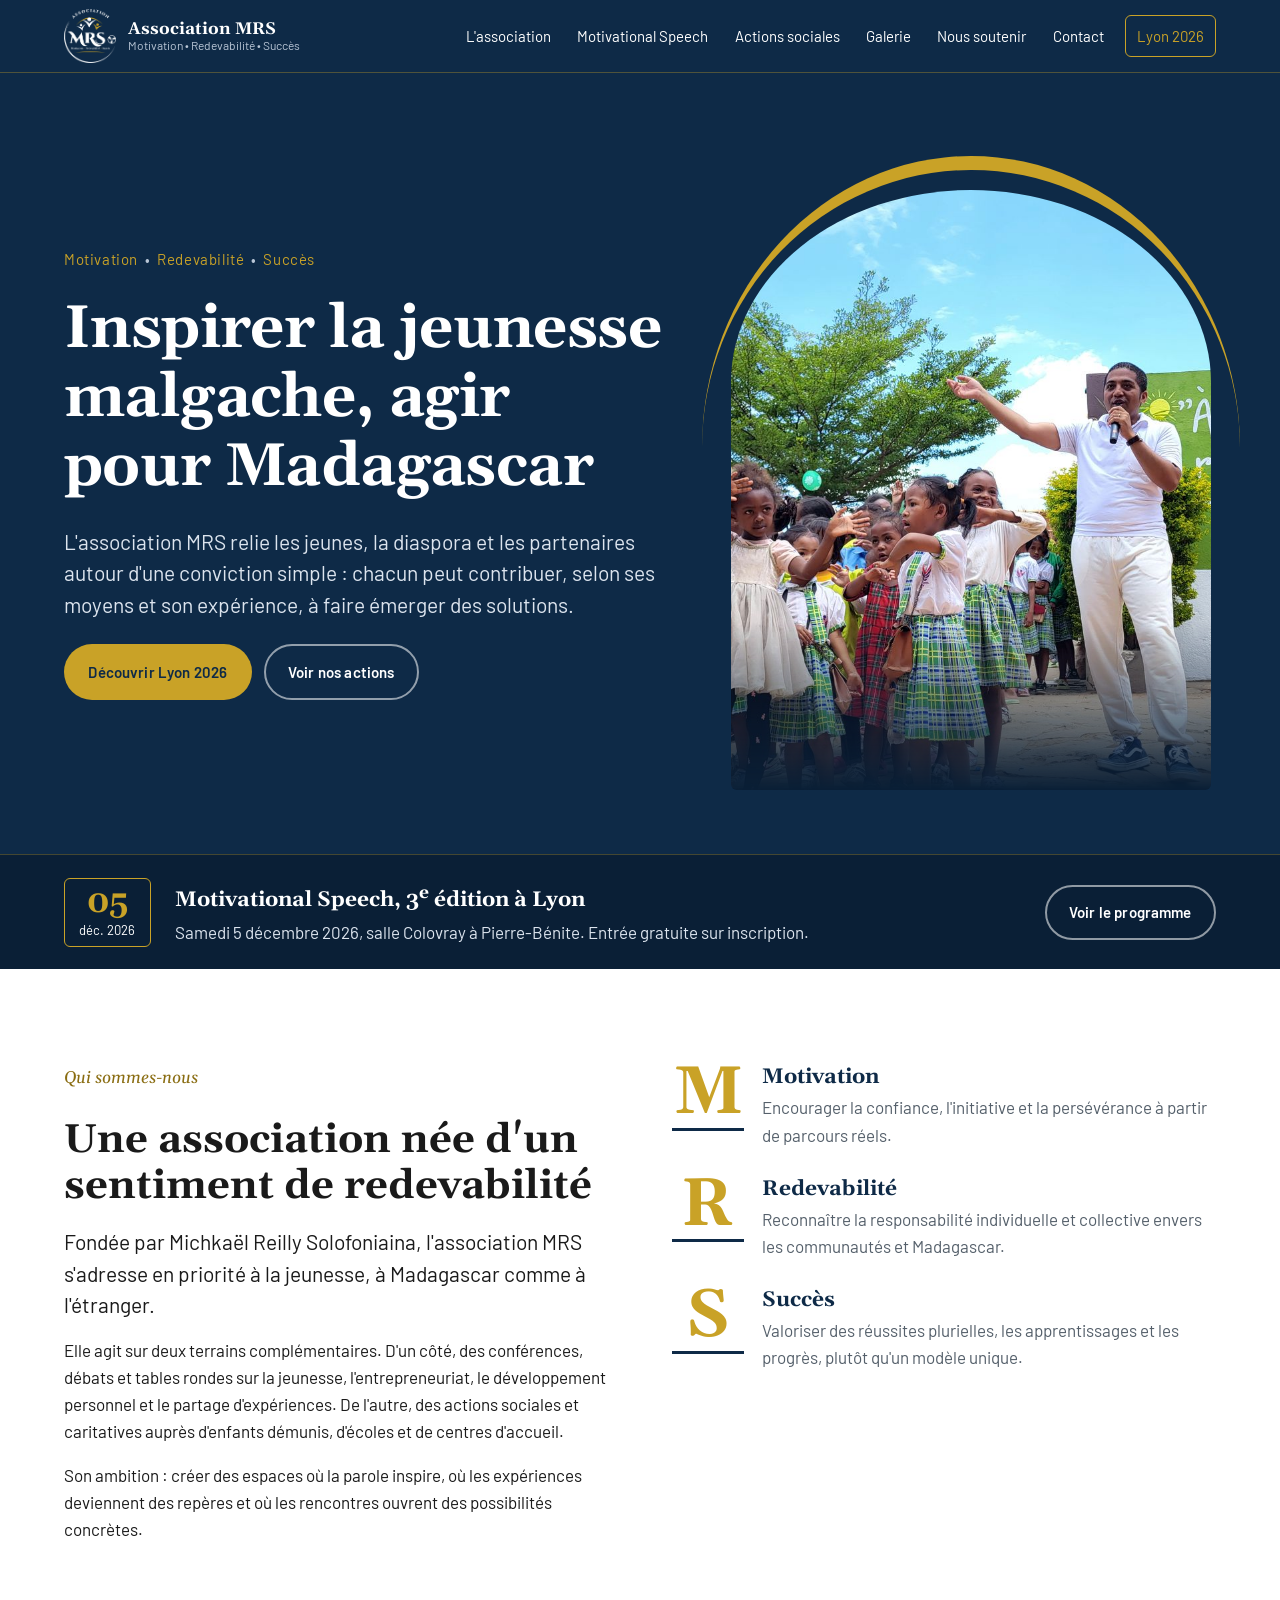
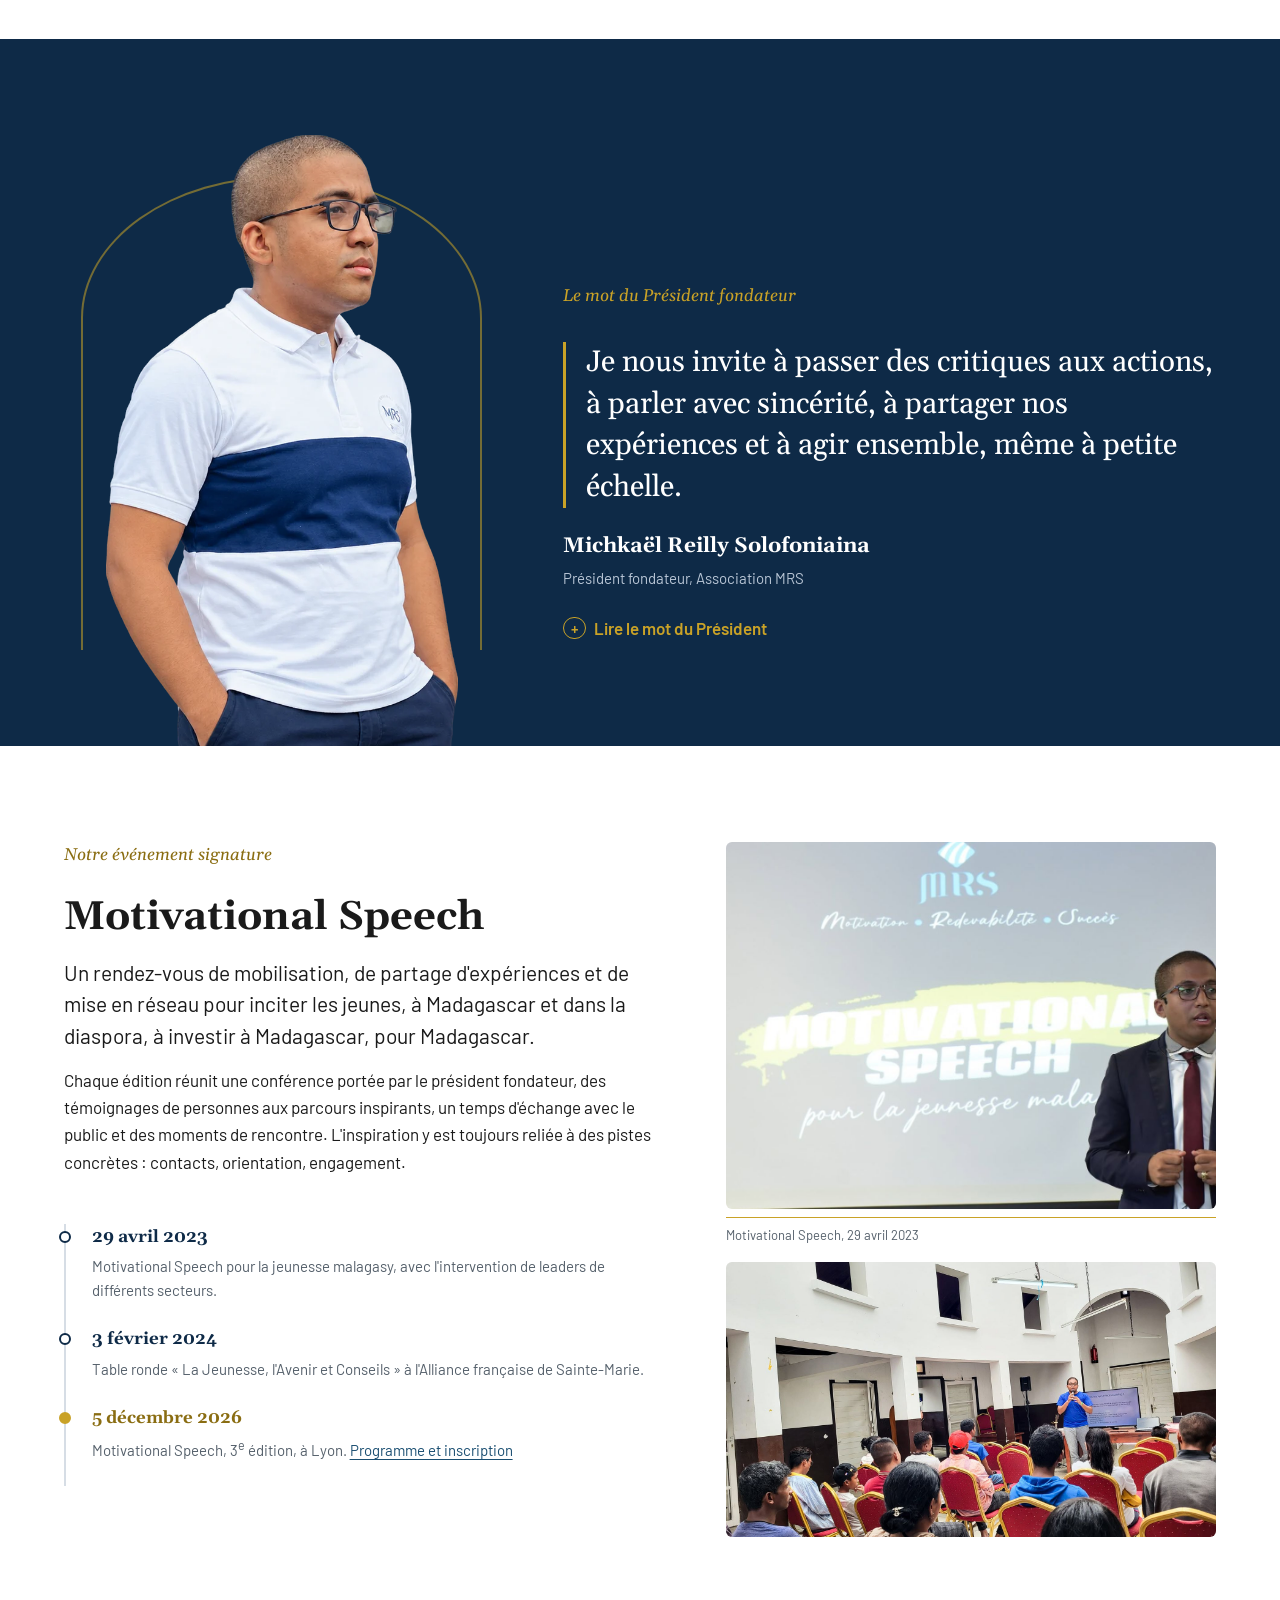
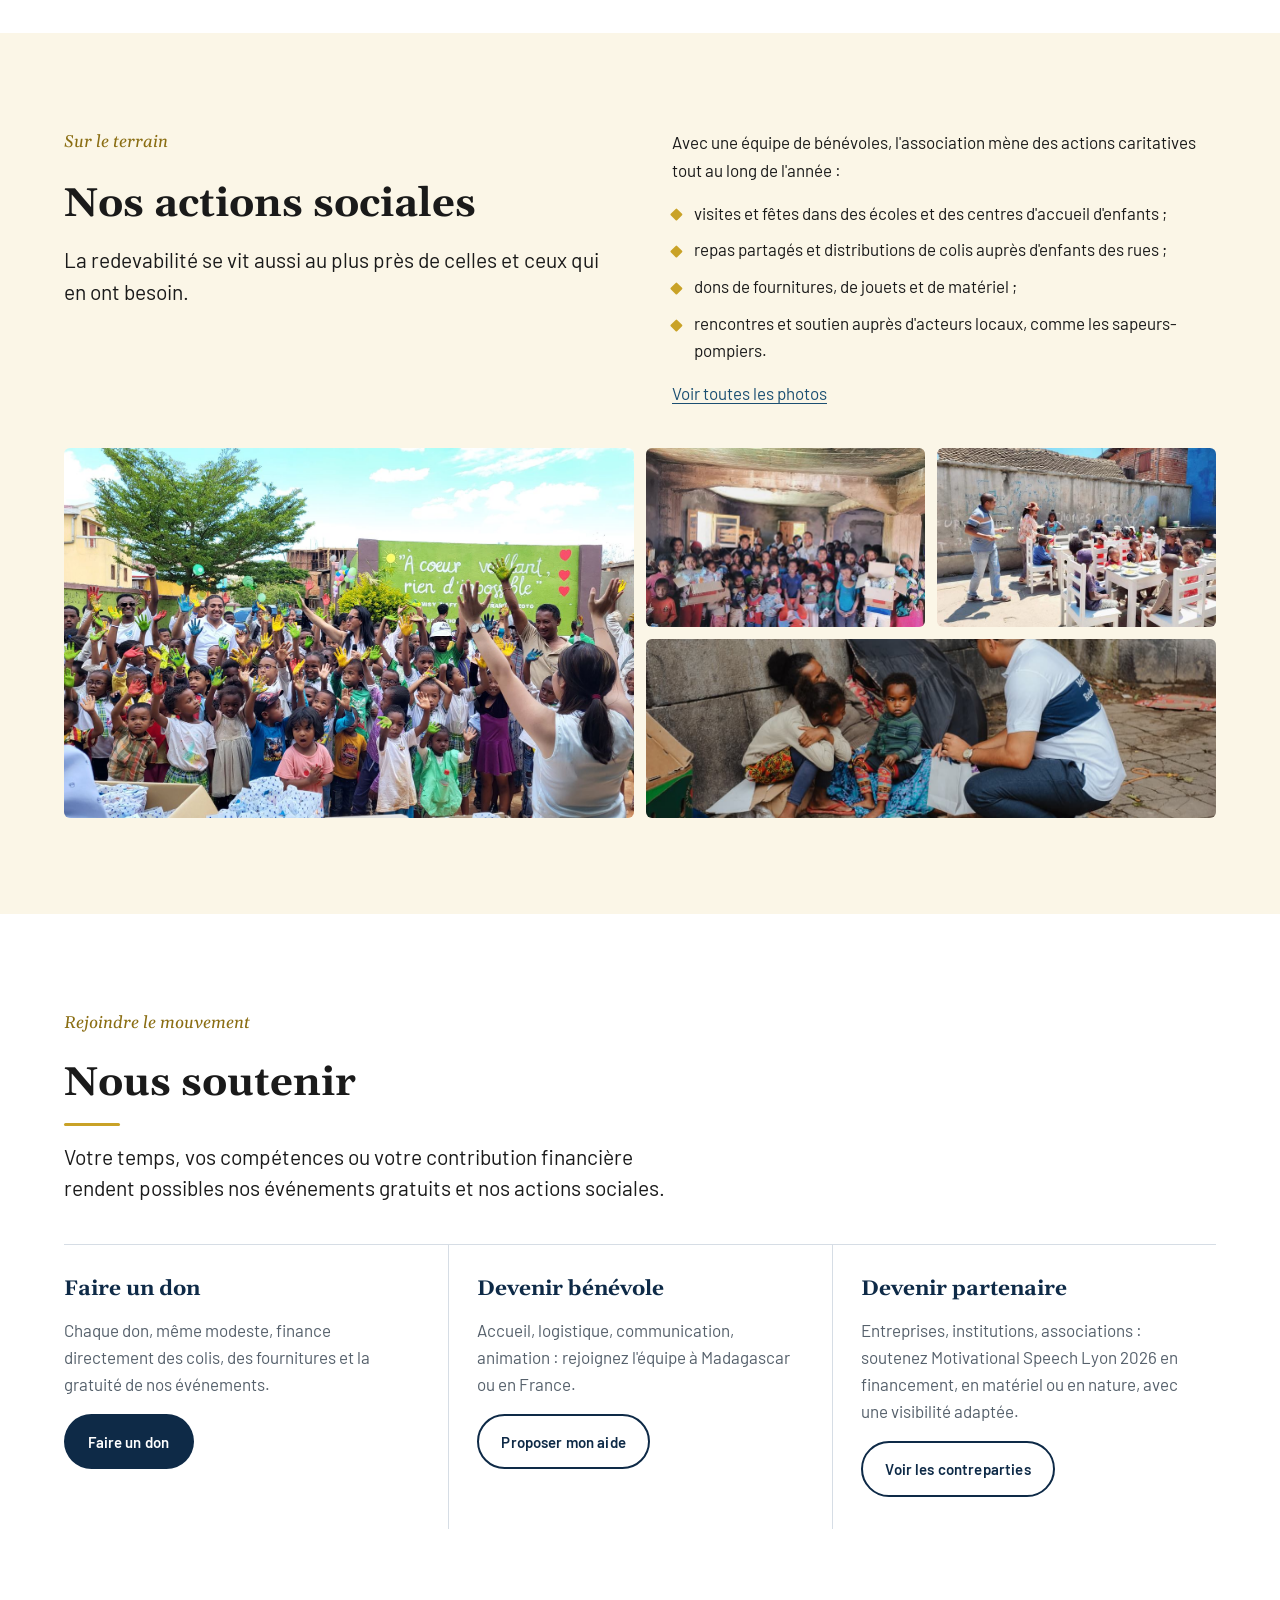
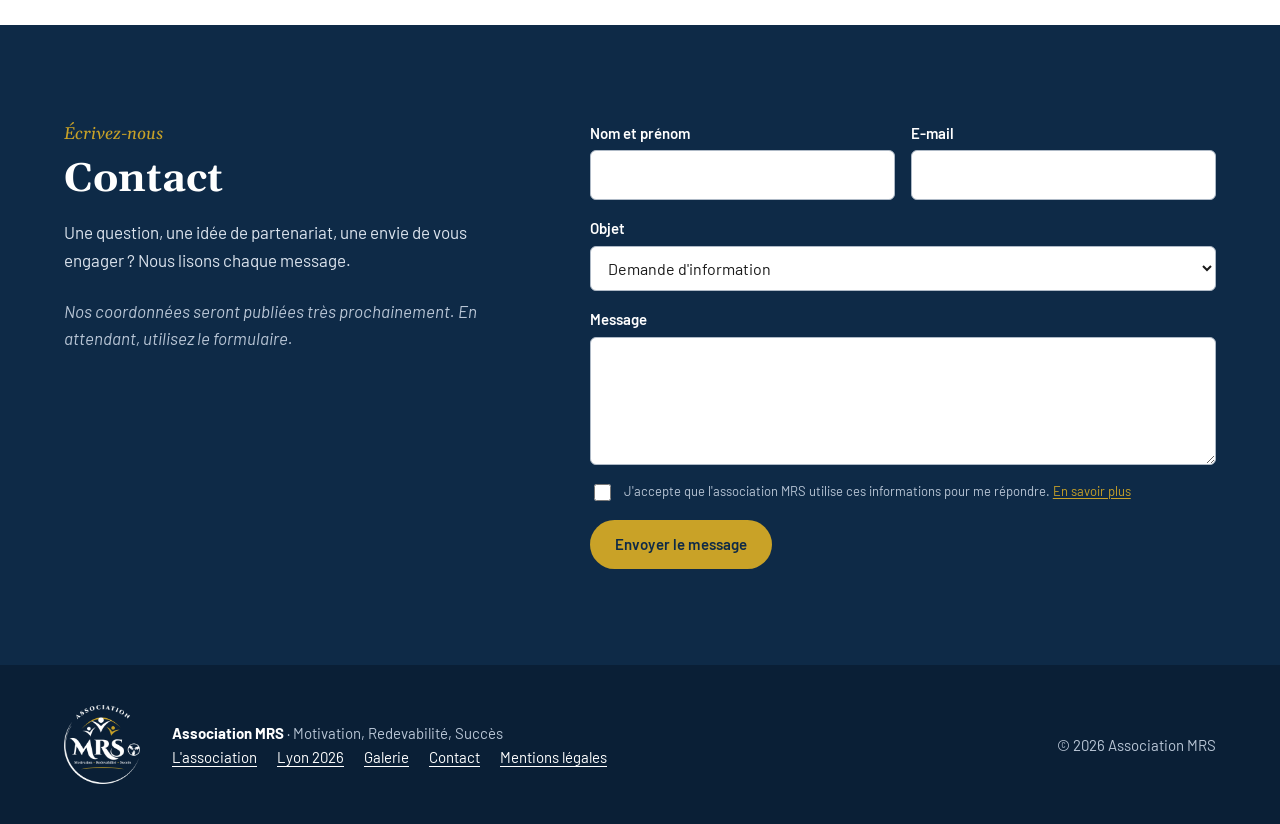
<file: index.html>
<!doctype html>
<html lang="fr">
<head>
<meta charset="utf-8">
<meta name="viewport" content="width=device-width, initial-scale=1, viewport-fit=cover">
<title>Association MRS</title>
<meta name="claude:viewport-fit-sides" content="cover">
<meta name="description" content="Association MRS (Motivation, Redevabilité, Succès) : conférences Motivational Speech et actions sociales pour la jeunesse malgache, à Madagascar et dans la diaspora.">
<meta property="og:title" content="Association MRS">
<meta property="og:description" content="Association MRS (Motivation, Redevabilité, Succès) : conférences Motivational Speech et actions sociales pour la jeunesse malgache, à Madagascar et dans la diaspora.">
<meta property="og:type" content="website">
<meta property="og:image" content="images/photos/discours-enfants-fresque.jpg">
<meta name="theme-color" content="#0E2A47">
<link rel="icon" href="images/favicon.png" type="image/png">
<link rel="apple-touch-icon" href="images/apple-touch-icon.png">
<link rel="preconnect" href="https://fonts.googleapis.com">
<link rel="preconnect" href="https://fonts.gstatic.com" crossorigin>
<link rel="stylesheet" href="https://fonts.googleapis.com/css2?family=Barlow:wght@400;500;600&family=Gelasio:ital,wght@0,400;0,700;1,400&display=swap">
<link rel="stylesheet" href="assets/css/style.css">
</head>
<body>
<a class="lien-evitement" href="#contenu">Aller au contenu</a>
<header class="entete">
  <div class="wrap">
    <a class="marque" href="index.html">
      <img src="images/logo-blanc.png" alt="" width="52" height="53">
      <span>Association MRS<small>Motivation • Redevabilité • Succès</small></span>
    </a>
    <button class="bouton-menu" type="button" aria-expanded="false" aria-controls="nav-principale">Menu</button>
    <nav id="nav-principale" class="nav" aria-label="Navigation principale">
      <ul>
        <li><a href="#association">L'association</a></li>
        <li><a href="#motivational-speech">Motivational Speech</a></li>
        <li><a href="#actions">Actions sociales</a></li>
        <li><a href="galerie.html">Galerie</a></li>
        <li><a href="#soutenir">Nous soutenir</a></li>
        <li><a href="#contact">Contact</a></li>
        <li class="nav-evenement"><a href="lyon-2026.html">Lyon 2026</a></li>
      </ul>
    </nav>
  </div>
</header>
<main id="contenu">

<section class="heros heros-entree" aria-labelledby="titre-heros">
  <div class="wrap">
    <div class="heros-texte">
      <p class="devise">Motivation<b>•</b>Redevabilité<b>•</b>Succès</p>
      <h1 id="titre-heros">Inspirer la jeunesse malgache, agir pour Madagascar</h1>
      <p class="chapeau">L'association MRS relie les jeunes, la diaspora et les partenaires autour d'une conviction simple : chacun peut contribuer, selon ses moyens et son expérience, à faire émerger des solutions.</p>
      <div class="boutons">
        <a class="bouton bouton-or" href="lyon-2026.html">Découvrir Lyon 2026</a>
        <a class="bouton bouton-contour" href="#actions">Voir nos actions</a>
      </div>
    </div>
    <div class="heros-visuel">
      <div class="arche arche-fondu">
        <div class="arche-cadre">
          <img src="images/photos/discours-enfants-fresque.jpg" alt="Michkaël Reilly Solofoniaina s'adresse à des enfants devant la fresque « À cœur vaillant, rien d'impossible » de l'association MRS" style="object-position: 64% 50%" width="1600" height="901">
        </div>
      </div>
    </div>
  </div>
  <div class="annonce">
    <div class="wrap">
      <div class="date-bloc" aria-hidden="true"><strong>05</strong><span>déc. 2026</span></div>
      <p><strong>Motivational Speech, 3<sup>e</sup> édition à Lyon</strong>Samedi 5 décembre 2026, salle Colovray à Pierre-Bénite. Entrée gratuite sur inscription.</p>
      <a class="bouton bouton-contour" href="lyon-2026.html">Voir le programme</a>
    </div>
  </div>
</section>

<section id="association" class="bande" aria-labelledby="titre-asso">
  <div class="wrap deux-colonnes">
    <div class="texte">
      <p class="surtitre">Qui sommes-nous</p>
      <h2 id="titre-asso">Une association née d'un sentiment de redevabilité</h2>
      <p class="chapeau">Fondée par Michkaël Reilly Solofoniaina, l'association MRS s'adresse en priorité à la jeunesse, à Madagascar comme à l'étranger.</p>
      <p>Elle agit sur deux terrains complémentaires. D'un côté, des conférences, débats et tables rondes sur la jeunesse, l'entrepreneuriat, le développement personnel et le partage d'expériences. De l'autre, des actions sociales et caritatives auprès d'enfants démunis, d'écoles et de centres d'accueil.</p>
      <p>Son ambition : créer des espaces où la parole inspire, où les expériences deviennent des repères et où les rencontres ouvrent des possibilités concrètes.</p>
    </div>
    <ul class="valeurs" aria-label="Les trois mots de MRS">
      <li><span class="initiale" aria-hidden="true">M</span><div><h3>Motivation</h3><p>Encourager la confiance, l'initiative et la persévérance à partir de parcours réels.</p></div></li>
      <li><span class="initiale" aria-hidden="true">R</span><div><h3>Redevabilité</h3><p>Reconnaître la responsabilité individuelle et collective envers les communautés et Madagascar.</p></div></li>
      <li><span class="initiale" aria-hidden="true">S</span><div><h3>Succès</h3><p>Valoriser des réussites plurielles, les apprentissages et les progrès, plutôt qu'un modèle unique.</p></div></li>
    </ul>
  </div>
</section>

<section class="bande bande-nuit president" aria-labelledby="titre-president">
  <div class="wrap">
    <div class="president-portrait">
      <img src="images/portrait-president.webp" alt="Portrait de Michkaël Reilly Solofoniaina, président fondateur de l'association MRS" width="581" height="1008" loading="lazy">
    </div>
    <div class="president-texte">
      <p class="surtitre" id="titre-president">Le mot du Président fondateur</p>
      <blockquote class="citation">
        <p>Je nous invite à passer des critiques aux actions, à parler avec sincérité, à partager nos expériences et à agir ensemble, même à petite échelle.</p>
      </blockquote>
      <p class="signature"><strong>Michkaël Reilly Solofoniaina</strong><span>Président fondateur, Association MRS</span></p>
      <details class="mot-complet">
        <summary>Lire le mot du Président</summary>
        <div class="texte">
          <p>Lorsque je suis rentré à Madagascar après mes études en France, à Lyon, j'ai retrouvé mon pays avec un regard différent. J'ai pris pleinement conscience des réalités auxquelles une grande partie de la jeunesse malgache est confrontée : des talents, des ambitions et des idées, mais aussi des obstacles qui peuvent freiner les parcours et décourager les initiatives. Cette expérience m'a marqué et m'a fait comprendre que l'opportunité reçue appelle une responsabilité.</p>
          <p>C'est de ce sentiment de redevabilité qu'est née l'association MRS (Motivation, Redevabilité et Succès), puis Motivational Speech. Nous voulons créer un espace où la parole inspire, où les expériences deviennent des repères et où les rencontres ouvrent des possibilités concrètes. Notre ambition est de relier des jeunes, des personnes engagées et des partenaires autour d'une conviction simple : chacun peut contribuer, selon ses moyens et son expérience, à faire émerger des solutions.</p>
          <p>À vous, jeunes de la diaspora, je veux dire que l'on peut contribuer à Madagascar depuis la France ou depuis ailleurs : par ses compétences, son réseau, son temps, ses idées ou un engagement durable. Les critiques peuvent exprimer une inquiétude légitime, mais elles ne suffisent pas à transformer les choses. Je nous invite à passer des critiques aux actions, à parler avec sincérité, à partager nos expériences et à agir ensemble, même à petite échelle.</p>
          <p><em>Osons parler, partageons pour mieux agir.</em></p>
        </div>
      </details>
    </div>
  </div>
</section>

<section id="motivational-speech" class="bande" aria-labelledby="titre-ms">
  <div class="wrap">
    <div class="ms-grille">
      <div class="texte">
        <p class="surtitre">Notre événement signature</p>
        <h2 id="titre-ms">Motivational Speech</h2>
        <p class="chapeau">Un rendez-vous de mobilisation, de partage d'expériences et de mise en réseau pour inciter les jeunes, à Madagascar et dans la diaspora, à investir à Madagascar, pour Madagascar.</p>
        <p>Chaque édition réunit une conférence portée par le président fondateur, des témoignages de personnes aux parcours inspirants, un temps d'échange avec le public et des moments de rencontre. L'inspiration y est toujours reliée à des pistes concrètes : contacts, orientation, engagement.</p>
        <ol class="reperes" aria-label="Quelques repères">
          <li><time datetime="2023-04-29">29 avril 2023</time><p>Motivational Speech pour la jeunesse malagasy, avec l'intervention de leaders de différents secteurs.</p></li>
          <li><time datetime="2024-02-03">3 février 2024</time><p>Table ronde « La Jeunesse, l'Avenir et Conseils » à l'Alliance française de Sainte-Marie.</p></li>
          <!-- Ajoutez ici d'autres éditions ou événements, sur le modèle des lignes ci-dessus. -->
          <li class="a-venir"><time datetime="2026-12-05">5 décembre 2026</time><p>Motivational Speech, 3<sup>e</sup> édition, à Lyon. <a href="lyon-2026.html">Programme et inscription</a></p></li>
        </ol>
      </div>
      <div style="display:grid; gap:1rem">
        <figure class="photo">
          <img src="images/photos/motivational-speech-2023-scene.jpg" alt="Michkaël Reilly Solofoniaina sur scène devant l'écran Motivational Speech, avril 2023" width="1600" height="928" loading="lazy" style="aspect-ratio: 4 / 3">
          <figcaption>Motivational Speech, 29 avril 2023</figcaption>
        </figure>
        <figure class="photo">
          <img src="images/photos/conference-salle.jpg" alt="Une conférence de l'association MRS devant un public attentif" width="1600" height="1200" loading="lazy" style="aspect-ratio: 16 / 9">
        </figure>
      </div>
    </div>
  </div>
</section>

<section id="actions" class="bande bande-or" aria-labelledby="titre-actions">
  <div class="wrap">
    <div class="deux-colonnes">
      <div class="texte">
        <p class="surtitre">Sur le terrain</p>
        <h2 id="titre-actions">Nos actions sociales</h2>
        <p class="chapeau">La redevabilité se vit aussi au plus près de celles et ceux qui en ont besoin.</p>
      </div>
      <div class="texte">
        <p>Avec une équipe de bénévoles, l'association mène des actions caritatives tout au long de l'année :</p>
        <ul class="liste-actions">
          <li>visites et fêtes dans des écoles et des centres d'accueil d'enfants ;</li>
          <li>repas partagés et distributions de colis auprès d'enfants des rues ;</li>
          <li>dons de fournitures, de jouets et de matériel ;</li>
          <li>rencontres et soutien auprès d'acteurs locaux, comme les sapeurs-pompiers.</li>
        </ul>
        <p><a href="galerie.html">Voir toutes les photos</a></p>
      </div>
    </div>
    <div class="mosaique">
      <figure class="grand"><img src="images/photos/enfants-mains-peintes.jpg" alt="Des dizaines d'enfants lèvent leurs mains peintes devant la fresque de l'association" loading="lazy"></figure>
      <figure><img src="images/vignettes/enfants-cadeaux-2.jpg" alt="Enfants recevant des cadeaux dans une salle" loading="lazy"></figure>
      <figure><img src="images/vignettes/repas-enfants-2.jpg" alt="Repas partagé avec des enfants en plein air" loading="lazy"></figure>
      <figure class="large"><img src="images/photos/rencontre-rue-2.jpg" alt="Un bénévole de MRS accroupi auprès d'une famille dans la rue" loading="lazy"></figure>
    </div>
  </div>
</section>

<section id="soutenir" class="bande" aria-labelledby="titre-soutenir">
  <div class="wrap">
    <div class="entete-section">
      <p class="surtitre">Rejoindre le mouvement</p>
      <h2 id="titre-soutenir">Nous soutenir</h2>
      <p class="chapeau">Votre temps, vos compétences ou votre contribution financière rendent possibles nos événements gratuits et nos actions sociales.</p>
    </div>
    <div class="soutiens">
      <div class="soutien">
        <h3>Faire un don</h3>
        <p>Chaque don, même modeste, finance directement des colis, des fournitures et la gratuité de nos événements.</p>
        <p class="infos-don" data-si="infosDon" data-texte hidden></p>
        <div><a class="bouton bouton-nuit" href="#contact" data-lien="lienDon">Faire un don</a></div>
      </div>
      <div class="soutien">
        <h3>Devenir bénévole</h3>
        <p>Accueil, logistique, communication, animation : rejoignez l'équipe à Madagascar ou en France.</p>
        <details>
          <summary class="bouton bouton-contour-nuit" style="list-style:none">Proposer mon aide</summary>
          <form class="formulaire formulaire-benevole" data-formulaire="formspreeBenevole" data-sujet="Candidature bénévole">
            <div class="champ"><label for="b-nom">Nom et prénom</label><input id="b-nom" name="nom" autocomplete="name" required></div>
            <div class="champ"><label for="b-email">E-mail</label><input id="b-email" name="email" type="email" autocomplete="email" required></div>
            <div class="champ"><label for="b-tel">Téléphone</label><input id="b-tel" name="telephone" type="tel" autocomplete="tel"></div>
            <div class="champ"><label for="b-ville">Ville et pays</label><input id="b-ville" name="ville"></div>
            <div class="champ"><label for="b-aide">Comment souhaitez-vous aider ?</label><textarea id="b-aide" name="message" required></textarea></div>
            <input type="text" name="_gotcha" tabindex="-1" autocomplete="off" hidden>
            <label class="consentement" for="b-consent"><input id="b-consent" name="consentement" type="checkbox" required><span>J'accepte que l'association MRS me recontacte au sujet du bénévolat.</span></label>
            <div><button class="bouton bouton-nuit" type="submit">Envoyer ma proposition</button></div>
            <p class="statut" role="status" hidden></p>
          </form>
        </details>
      </div>
      <div class="soutien">
        <h3>Devenir partenaire</h3>
        <p>Entreprises, institutions, associations : soutenez Motivational Speech Lyon 2026 en financement, en matériel ou en nature, avec une visibilité adaptée.</p>
        <div><a class="bouton bouton-contour-nuit" href="lyon-2026.html#partenaires">Voir les contreparties</a></div>
      </div>
    </div>
  </div>
</section>

<section id="contact" class="bande bande-nuit" aria-labelledby="titre-contact">
  <div class="wrap contact-grille">
    <div>
      <p class="surtitre">Écrivez-nous</p>
      <h2 id="titre-contact">Contact</h2>
      <p style="margin-top:1rem; color:#DCE4EE">Une question, une idée de partenariat, une envie de vous engager ? Nous lisons chaque message.</p>
      <ul class="coordonnees" data-coordonnees></ul>
    </div>
    <div>
          <form class="formulaire" data-formulaire="formspreeContact" data-sujet="Message depuis le site">
            <div class="champs-2">
              <div class="champ"><label for="c-nom">Nom et prénom</label><input id="c-nom" name="nom" autocomplete="name" required></div>
              <div class="champ"><label for="c-email">E-mail</label><input id="c-email" name="email" type="email" autocomplete="email" required></div>
            </div>
            <div class="champ">
              <label for="c-objet">Objet</label>
              <select id="c-objet" name="objet">
                <option>Demande d'information</option>
                <option>Motivational Speech Lyon 2026</option>
                <option>Partenariat ou sponsoring</option>
                <option>Bénévolat</option>
                <option>Presse</option>
              </select>
            </div>
            <div class="champ"><label for="c-message">Message</label><textarea id="c-message" name="message" required></textarea></div>
            <input type="text" name="_gotcha" tabindex="-1" autocomplete="off" hidden>
            <label class="consentement" for="c-consent"><input id="c-consent" name="consentement" type="checkbox" required><span>J'accepte que l'association MRS utilise ces informations pour me répondre. <a href="mentions-legales.html#donnees">En savoir plus</a></span></label>
            <div><button class="bouton bouton-or" type="submit">Envoyer le message</button></div>
            <p class="statut" role="status" hidden></p>
          </form>
    </div>
  </div>
</section>
</main>
<footer class="pied">
  <div class="wrap">
    <img src="images/logo-blanc.png" alt="Logo de l'association MRS" width="76" height="77">
    <div>
      <p><strong style="color:#fff">Association MRS</strong> · Motivation, Redevabilité, Succès</p>
      <nav aria-label="Liens du pied de page">
        <ul>
          <li><a href="index.html#association">L'association</a></li>
          <li><a href="lyon-2026.html">Lyon 2026</a></li>
          <li><a href="galerie.html">Galerie</a></li>
          <li><a href="index.html#contact">Contact</a></li>
          <li><a href="mentions-legales.html">Mentions légales</a></li>
        </ul>
      </nav>
    </div>
    <div>
      <div class="reseaux" data-reseaux></div>
      <p>© <span data-annee>2026</span> Association MRS</p>
    </div>
  </div>
</footer>
<script src="assets/js/config.js"></script>
<script src="assets/js/main.js"></script>

</body>
</html>
</file>
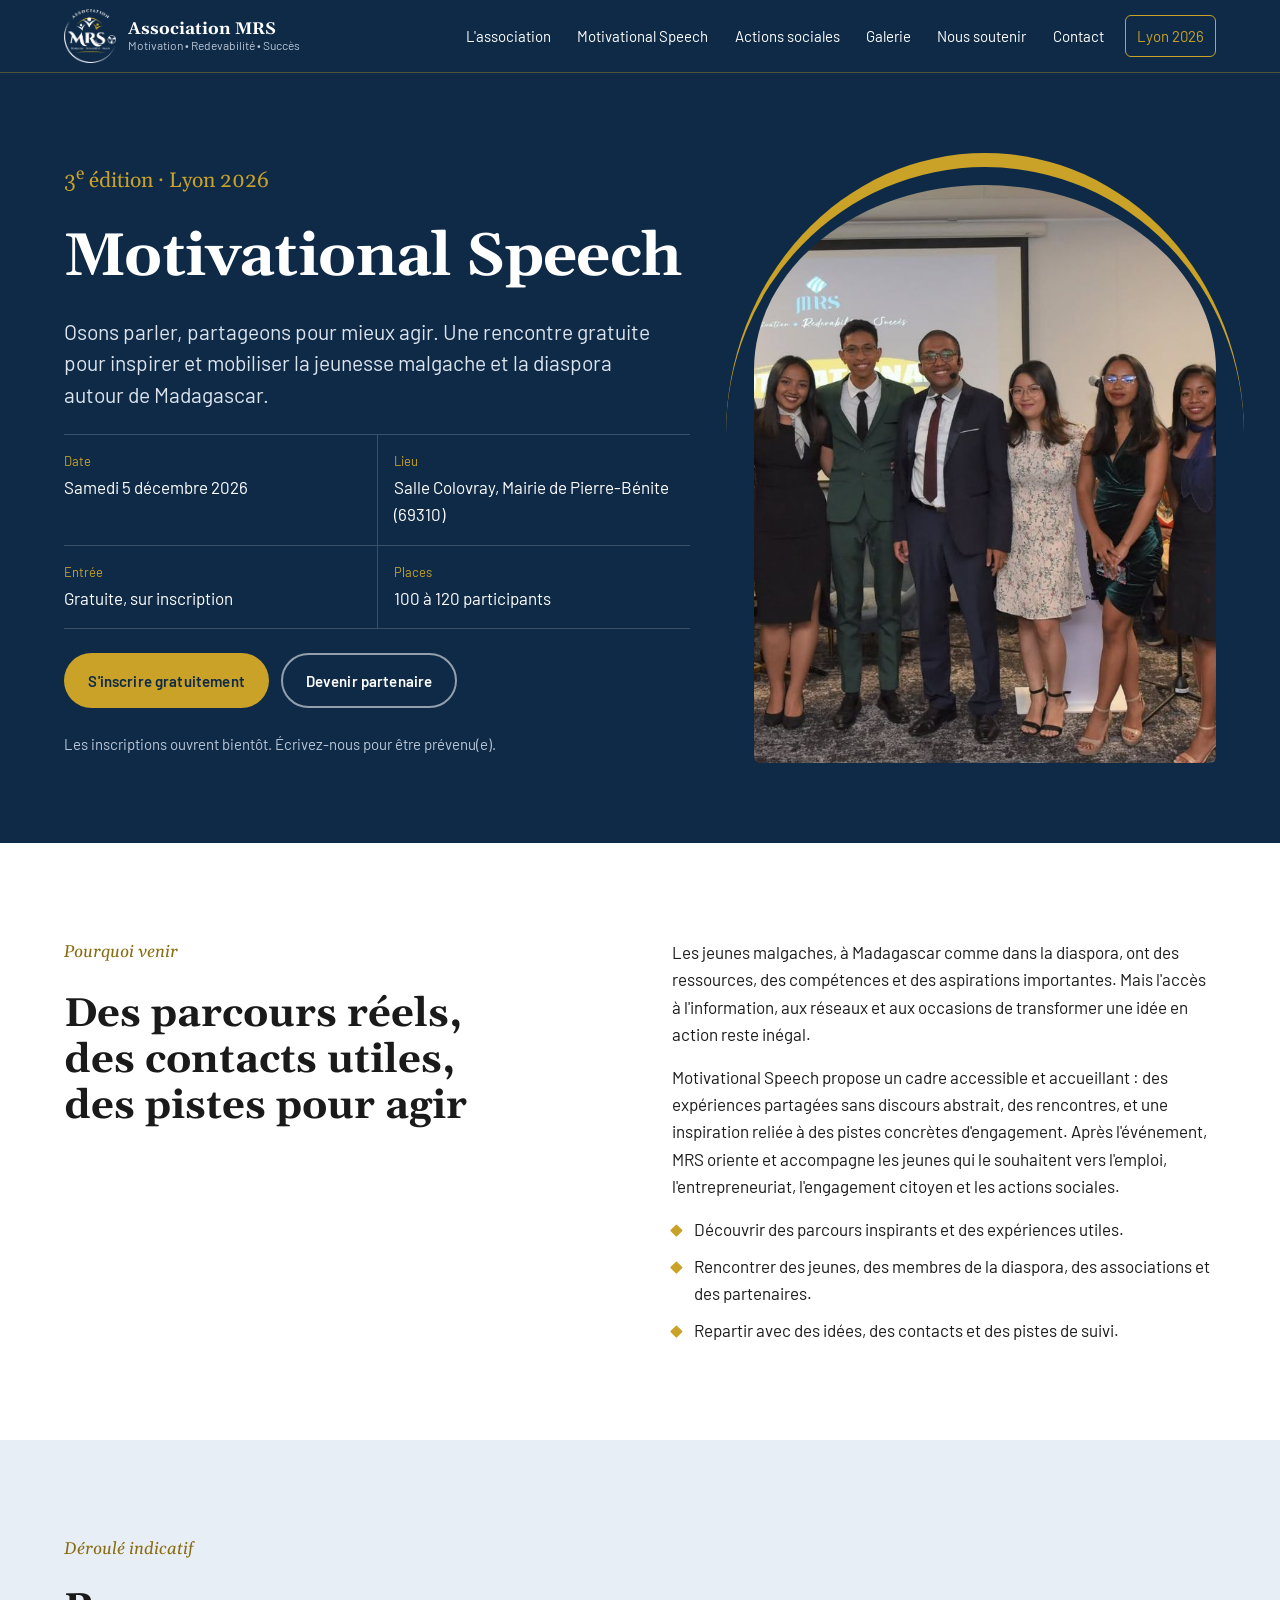
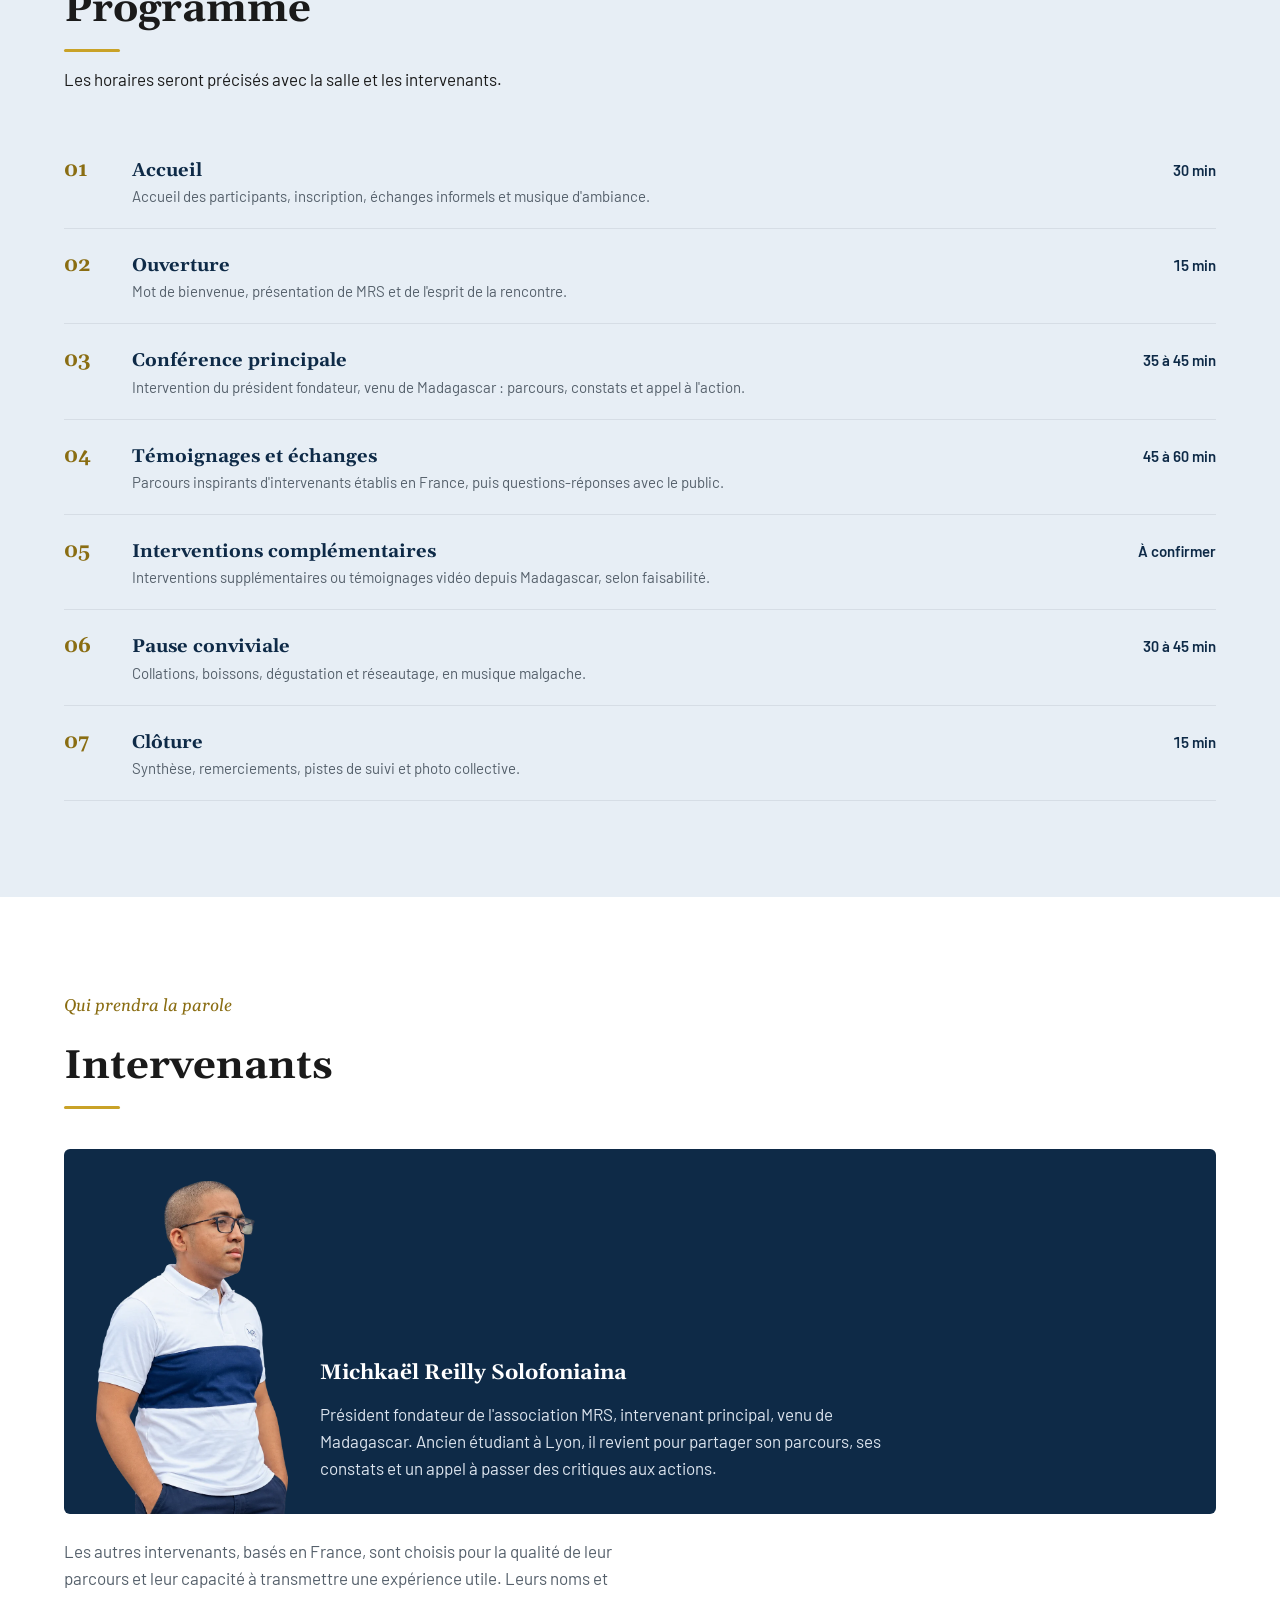
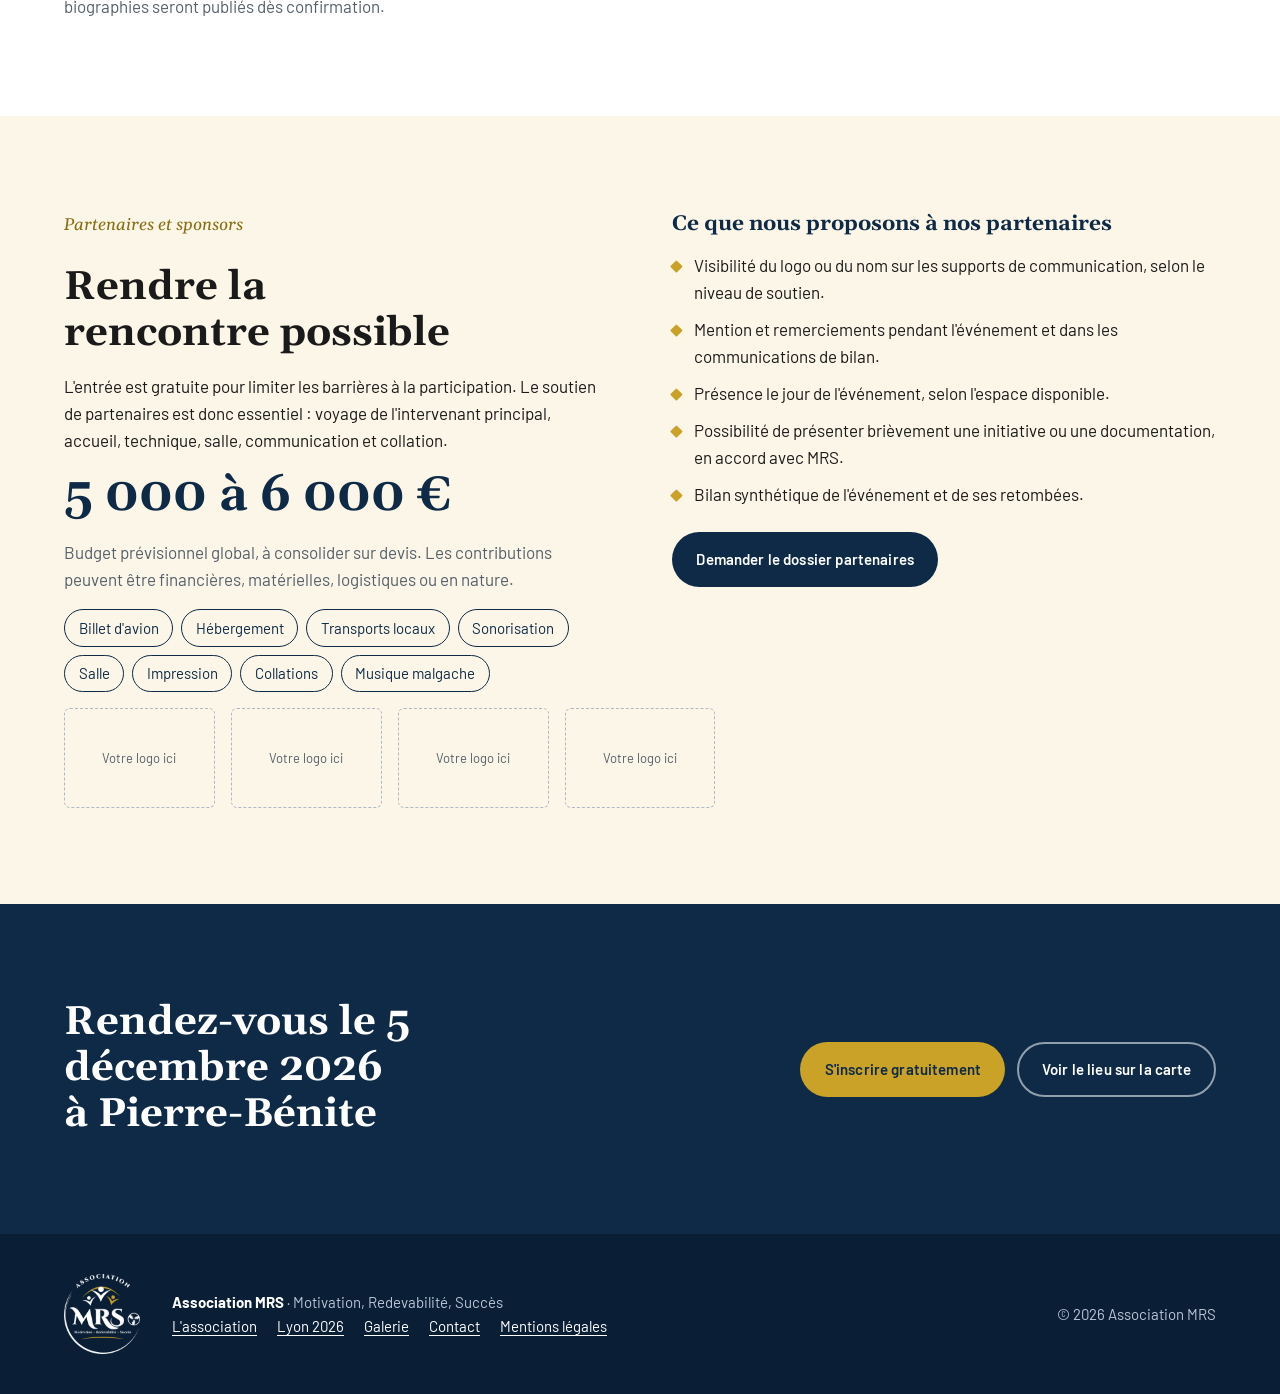
<file: lyon-2026.html>
<!doctype html>
<html lang="fr">
<head>
<meta charset="utf-8">
<meta name="viewport" content="width=device-width, initial-scale=1, viewport-fit=cover">
<title>Motivational Speech Lyon 2026</title>
<meta name="claude:viewport-fit-sides" content="cover">
<meta name="description" content="Motivational Speech, 3e édition : samedi 5 décembre 2026, salle Colovray à Pierre-Bénite (Lyon). Entrée gratuite sur inscription.">
<meta property="og:title" content="Motivational Speech Lyon 2026">
<meta property="og:description" content="Motivational Speech, 3e édition : samedi 5 décembre 2026, salle Colovray à Pierre-Bénite (Lyon). Entrée gratuite sur inscription.">
<meta property="og:type" content="website">
<meta property="og:image" content="images/photos/discours-enfants-fresque.jpg">
<meta name="theme-color" content="#0E2A47">
<link rel="icon" href="images/favicon.png" type="image/png">
<link rel="apple-touch-icon" href="images/apple-touch-icon.png">
<link rel="preconnect" href="https://fonts.googleapis.com">
<link rel="preconnect" href="https://fonts.gstatic.com" crossorigin>
<link rel="stylesheet" href="https://fonts.googleapis.com/css2?family=Barlow:wght@400;500;600&family=Gelasio:ital,wght@0,400;0,700;1,400&display=swap">
<link rel="stylesheet" href="assets/css/style.css">
</head>
<body>
<a class="lien-evitement" href="#contenu">Aller au contenu</a>
<header class="entete">
  <div class="wrap">
    <a class="marque" href="index.html">
      <img src="images/logo-blanc.png" alt="" width="52" height="53">
      <span>Association MRS<small>Motivation • Redevabilité • Succès</small></span>
    </a>
    <button class="bouton-menu" type="button" aria-expanded="false" aria-controls="nav-principale">Menu</button>
    <nav id="nav-principale" class="nav" aria-label="Navigation principale">
      <ul>
        <li><a href="index.html#association">L'association</a></li>
        <li><a href="index.html#motivational-speech">Motivational Speech</a></li>
        <li><a href="index.html#actions">Actions sociales</a></li>
        <li><a href="galerie.html">Galerie</a></li>
        <li><a href="index.html#soutenir">Nous soutenir</a></li>
        <li><a href="index.html#contact">Contact</a></li>
        <li class="nav-evenement"><a href="lyon-2026.html" aria-current="page">Lyon 2026</a></li>
      </ul>
    </nav>
  </div>
</header>
<main id="contenu">

<section class="heros heros-evt" aria-labelledby="titre-evt">
  <div class="wrap">
    <div class="heros-texte">
      <p class="edition">3<sup>e</sup> édition · Lyon 2026</p>
      <h1 id="titre-evt">Motivational Speech</h1>
      <p class="chapeau" style="color:#DCE4EE">Osons parler, partageons pour mieux agir. Une rencontre gratuite pour inspirer et mobiliser la jeunesse malgache et la diaspora autour de Madagascar.</p>
      <dl class="faits">
        <div><dt>Date</dt><dd>Samedi 5 décembre 2026</dd></div>
        <div><dt>Lieu</dt><dd>Salle Colovray, Mairie de Pierre-Bénite (69310)</dd></div>
        <div><dt>Entrée</dt><dd>Gratuite, sur inscription</dd></div>
        <div><dt>Places</dt><dd>100 à 120 participants</dd></div>
      </dl>
      <div class="boutons">
        <a class="bouton bouton-or" href="index.html#contact" data-lien="inscriptionLyon2026">S'inscrire gratuitement</a>
        <a class="bouton bouton-contour" href="#partenaires">Devenir partenaire</a>
      </div>
      <p data-sinon="inscriptionLyon2026" style="color:var(--brume); font-size:var(--t-s)">Les inscriptions ouvrent bientôt. Écrivez-nous pour être prévenu(e).</p>
    </div>
    <div class="heros-visuel">
      <div class="arche">
        <div class="arche-cadre"><img src="images/photos/motivational-speech-2023-groupe.jpg" alt="Participants et intervenants réunis lors de Motivational Speech 2023" style="object-position: 50% 50%"></div>
      </div>
    </div>
  </div>
</section>

<section class="bande" aria-labelledby="titre-pourquoi">
  <div class="wrap deux-colonnes">
    <div class="texte">
      <p class="surtitre">Pourquoi venir</p>
      <h2 id="titre-pourquoi">Des parcours réels, des contacts utiles, des pistes pour agir</h2>
    </div>
    <div class="texte">
      <p>Les jeunes malgaches, à Madagascar comme dans la diaspora, ont des ressources, des compétences et des aspirations importantes. Mais l'accès à l'information, aux réseaux et aux occasions de transformer une idée en action reste inégal.</p>
      <p>Motivational Speech propose un cadre accessible et accueillant : des expériences partagées sans discours abstrait, des rencontres, et une inspiration reliée à des pistes concrètes d'engagement. Après l'événement, MRS oriente et accompagne les jeunes qui le souhaitent vers l'emploi, l'entrepreneuriat, l'engagement citoyen et les actions sociales.</p>
      <ul class="liste-actions">
        <li>Découvrir des parcours inspirants et des expériences utiles.</li>
        <li>Rencontrer des jeunes, des membres de la diaspora, des associations et des partenaires.</li>
        <li>Repartir avec des idées, des contacts et des pistes de suivi.</li>
      </ul>
    </div>
  </div>
</section>

<section class="bande bande-bleu" aria-labelledby="titre-programme">
  <div class="wrap">
    <div class="entete-section">
      <p class="surtitre">Déroulé indicatif</p>
      <h2 id="titre-programme">Programme</h2>
      <p>Les horaires seront précisés avec la salle et les intervenants.</p>
    </div>
    <ol class="programme">
          <li><div><h3>Accueil</h3><p>Accueil des participants, inscription, échanges informels et musique d'ambiance.</p></div><span class="duree">30 min</span></li>
          <li><div><h3>Ouverture</h3><p>Mot de bienvenue, présentation de MRS et de l'esprit de la rencontre.</p></div><span class="duree">15 min</span></li>
          <li><div><h3>Conférence principale</h3><p>Intervention du président fondateur, venu de Madagascar : parcours, constats et appel à l'action.</p></div><span class="duree">35 à 45 min</span></li>
          <li><div><h3>Témoignages et échanges</h3><p>Parcours inspirants d'intervenants établis en France, puis questions-réponses avec le public.</p></div><span class="duree">45 à 60 min</span></li>
          <li><div><h3>Interventions complémentaires</h3><p>Interventions supplémentaires ou témoignages vidéo depuis Madagascar, selon faisabilité.</p></div><span class="duree">À confirmer</span></li>
          <li><div><h3>Pause conviviale</h3><p>Collations, boissons, dégustation et réseautage, en musique malgache.</p></div><span class="duree">30 à 45 min</span></li>
          <li><div><h3>Clôture</h3><p>Synthèse, remerciements, pistes de suivi et photo collective.</p></div><span class="duree">15 min</span></li>
    </ol>
  </div>
</section>

<section class="bande" aria-labelledby="titre-intervenants">
  <div class="wrap">
    <div class="entete-section">
      <p class="surtitre">Qui prendra la parole</p>
      <h2 id="titre-intervenants">Intervenants</h2>
    </div>
    <div class="intervenant">
      <img src="images/portrait-president.webp" alt="Michkaël Reilly Solofoniaina" loading="lazy" width="581" height="1008">
      <div class="texte">
        <h3>Michkaël Reilly Solofoniaina</h3>
        <p>Président fondateur de l'association MRS, intervenant principal, venu de Madagascar. Ancien étudiant à Lyon, il revient pour partager son parcours, ses constats et un appel à passer des critiques aux actions.</p>
      </div>
    </div>
    <p style="margin-top:1.5rem; max-width:var(--mesure); color:var(--gris)">Les autres intervenants, basés en France, sont choisis pour la qualité de leur parcours et leur capacité à transmettre une expérience utile. Leurs noms et biographies seront publiés dès confirmation.</p>
  </div>
</section>

<section id="partenaires" class="bande bande-or" aria-labelledby="titre-partenaires">
  <div class="wrap">
    <div class="deux-colonnes">
      <div class="texte">
        <p class="surtitre">Partenaires et sponsors</p>
        <h2 id="titre-partenaires">Rendre la rencontre possible</h2>
        <p>L'entrée est gratuite pour limiter les barrières à la participation. Le soutien de partenaires est donc essentiel : voyage de l'intervenant principal, accueil, technique, salle, communication et collation.</p>
        <p class="chiffre-cle">5 000 à 6 000 €</p>
        <p style="color:var(--gris)">Budget prévisionnel global, à consolider sur devis. Les contributions peuvent être financières, matérielles, logistiques ou en nature.</p>
        <ul class="besoins" aria-label="Besoins">
          <li>Billet d'avion</li><li>Hébergement</li><li>Transports locaux</li><li>Sonorisation</li><li>Salle</li><li>Impression</li><li>Collations</li><li>Musique malgache</li>
        </ul>
      </div>
      <div class="texte">
        <h3 style="color:var(--nuit)">Ce que nous proposons à nos partenaires</h3>
        <ul class="liste-actions">
          <li>Visibilité du logo ou du nom sur les supports de communication, selon le niveau de soutien.</li>
          <li>Mention et remerciements pendant l'événement et dans les communications de bilan.</li>
          <li>Présence le jour de l'événement, selon l'espace disponible.</li>
          <li>Possibilité de présenter brièvement une initiative ou une documentation, en accord avec MRS.</li>
          <li>Bilan synthétique de l'événement et de ses retombées.</li>
        </ul>
        <div class="boutons" style="margin-top:.5rem">
          <a class="bouton bouton-nuit" href="index.html#contact">Demander le dossier partenaires</a>
        </div>
      </div>
    </div>
    <!-- Logos des partenaires : remplacez chaque bloc "emplacement" par <img src="images/partenaires/nom.png" alt="Nom du partenaire"> -->
    <div class="partenaires-logos" aria-label="Partenaires">
      <div class="emplacement">Votre logo ici</div>
      <div class="emplacement">Votre logo ici</div>
      <div class="emplacement">Votre logo ici</div>
      <div class="emplacement">Votre logo ici</div>
    </div>
  </div>
</section>

<section class="bande bande-nuit appel" aria-labelledby="titre-appel">
  <div class="wrap">
    <h2 id="titre-appel">Rendez-vous le 5 décembre 2026 à Pierre-Bénite</h2>
    <div class="boutons">
      <a class="bouton bouton-or" href="index.html#contact" data-lien="inscriptionLyon2026">S'inscrire gratuitement</a>
      <a class="bouton bouton-contour" href="https://www.openstreetmap.org/search?query=Salle%20Colovray%20Pierre-B%C3%A9nite" target="_blank" rel="noopener">Voir le lieu sur la carte</a>
    </div>
  </div>
</section>
</main>
<footer class="pied">
  <div class="wrap">
    <img src="images/logo-blanc.png" alt="Logo de l'association MRS" width="76" height="77">
    <div>
      <p><strong style="color:#fff">Association MRS</strong> · Motivation, Redevabilité, Succès</p>
      <nav aria-label="Liens du pied de page">
        <ul>
          <li><a href="index.html#association">L'association</a></li>
          <li><a href="lyon-2026.html">Lyon 2026</a></li>
          <li><a href="galerie.html">Galerie</a></li>
          <li><a href="index.html#contact">Contact</a></li>
          <li><a href="mentions-legales.html">Mentions légales</a></li>
        </ul>
      </nav>
    </div>
    <div>
      <div class="reseaux" data-reseaux></div>
      <p>© <span data-annee>2026</span> Association MRS</p>
    </div>
  </div>
</footer>
<script src="assets/js/config.js"></script>
<script src="assets/js/main.js"></script>

</body>
</html>
</file>
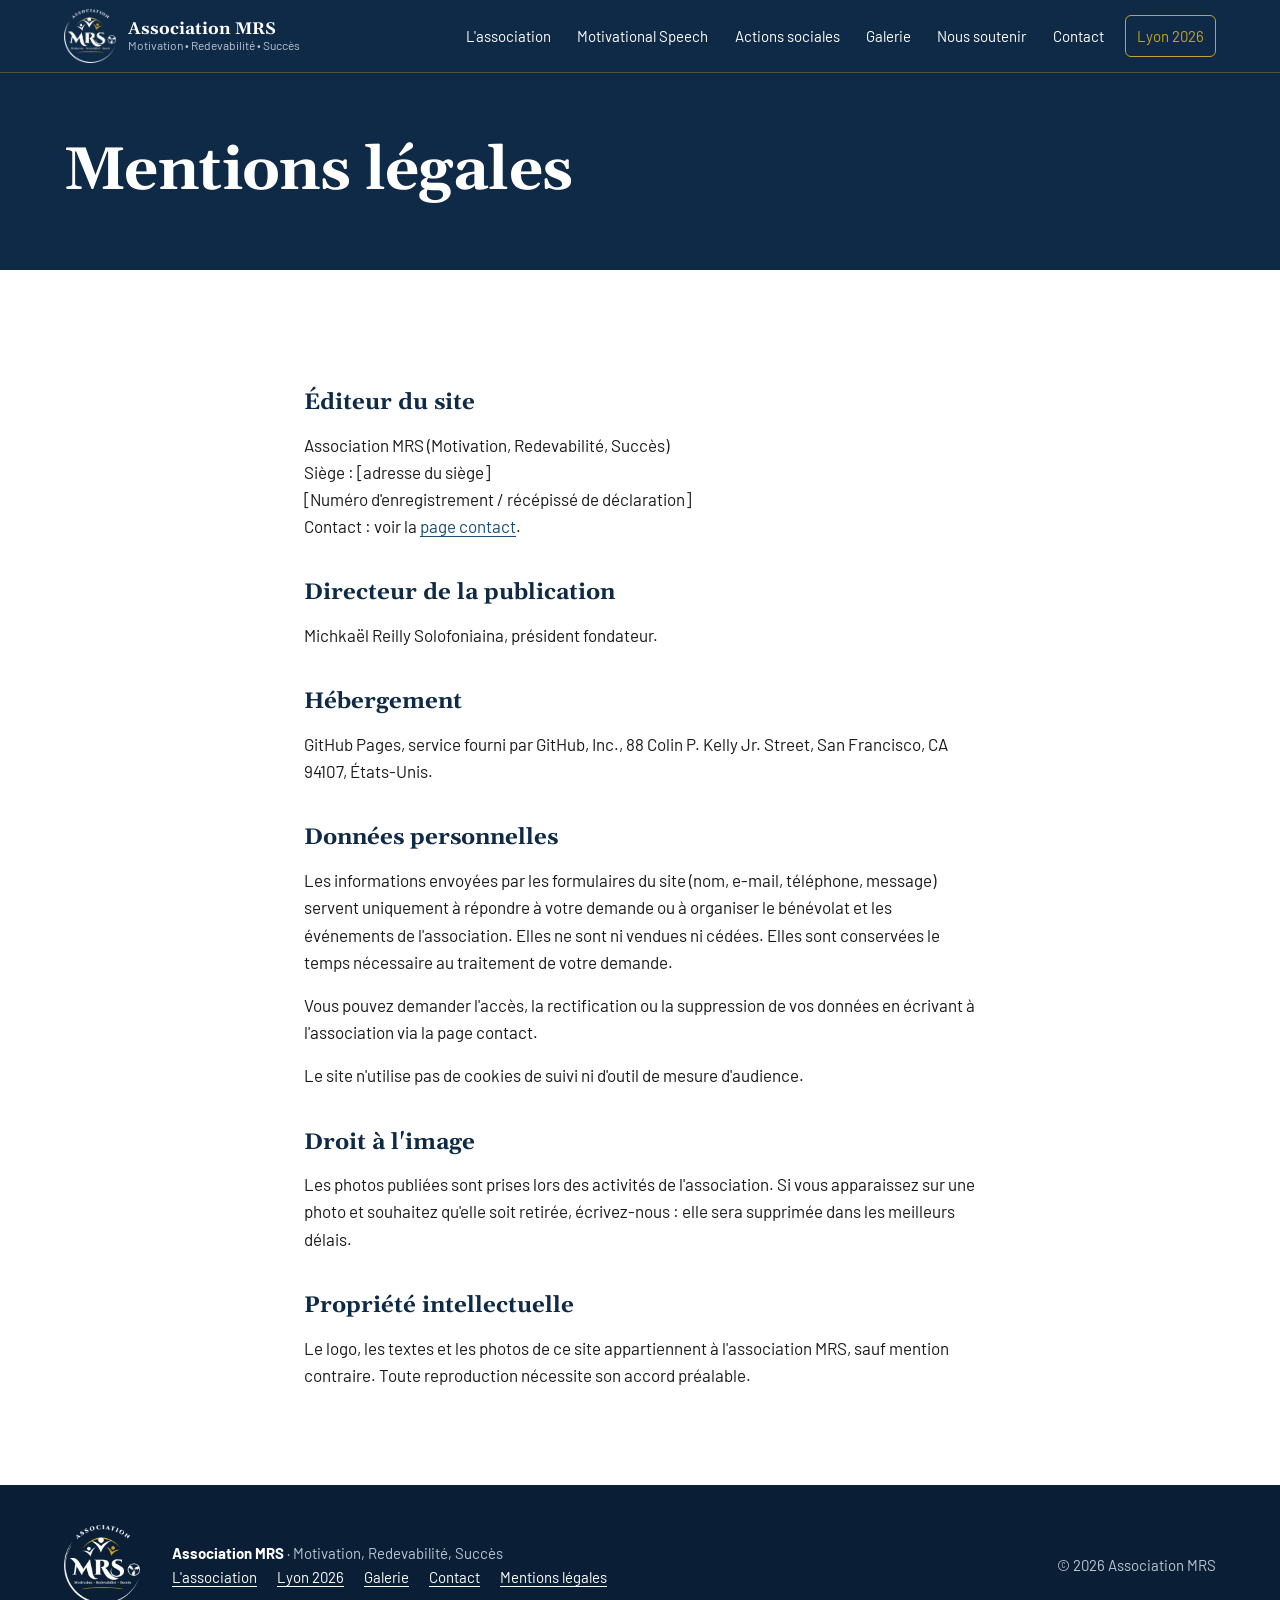
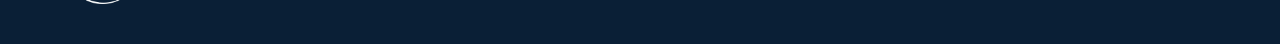
<file: mentions-legales.html>
<!doctype html>
<html lang="fr">
<head>
<meta charset="utf-8">
<meta name="viewport" content="width=device-width, initial-scale=1, viewport-fit=cover">
<title>Mentions légales Association MRS</title>
<meta name="claude:viewport-fit-sides" content="cover">
<meta name="description" content="Mentions légales et données personnelles du site de l'association MRS.">
<meta property="og:title" content="Mentions légales Association MRS">
<meta property="og:description" content="Mentions légales et données personnelles du site de l'association MRS.">
<meta property="og:type" content="website">
<meta property="og:image" content="images/photos/discours-enfants-fresque.jpg">
<meta name="theme-color" content="#0E2A47">
<link rel="icon" href="images/favicon.png" type="image/png">
<link rel="apple-touch-icon" href="images/apple-touch-icon.png">
<link rel="preconnect" href="https://fonts.googleapis.com">
<link rel="preconnect" href="https://fonts.gstatic.com" crossorigin>
<link rel="stylesheet" href="https://fonts.googleapis.com/css2?family=Barlow:wght@400;500;600&family=Gelasio:ital,wght@0,400;0,700;1,400&display=swap">
<link rel="stylesheet" href="assets/css/style.css">
</head>
<body>
<a class="lien-evitement" href="#contenu">Aller au contenu</a>
<header class="entete">
  <div class="wrap">
    <a class="marque" href="index.html">
      <img src="images/logo-blanc.png" alt="" width="52" height="53">
      <span>Association MRS<small>Motivation • Redevabilité • Succès</small></span>
    </a>
    <button class="bouton-menu" type="button" aria-expanded="false" aria-controls="nav-principale">Menu</button>
    <nav id="nav-principale" class="nav" aria-label="Navigation principale">
      <ul>
        <li><a href="index.html#association">L'association</a></li>
        <li><a href="index.html#motivational-speech">Motivational Speech</a></li>
        <li><a href="index.html#actions">Actions sociales</a></li>
        <li><a href="galerie.html">Galerie</a></li>
        <li><a href="index.html#soutenir">Nous soutenir</a></li>
        <li><a href="index.html#contact">Contact</a></li>
        <li class="nav-evenement"><a href="lyon-2026.html">Lyon 2026</a></li>
      </ul>
    </nav>
  </div>
</header>
<main id="contenu">

<section class="page-titre"><div class="wrap"><h1>Mentions légales</h1></div></section>
<section class="bande"><div class="wrap contenu-legal">
  <!-- Complétez les éléments entre crochets. -->
  <h2>Éditeur du site</h2>
  <p>Association MRS (Motivation, Redevabilité, Succès)<br>Siège : [adresse du siège]<br>[Numéro d'enregistrement / récépissé de déclaration]<br>Contact : voir la <a href="index.html#contact">page contact</a>.</p>
  <h2>Directeur de la publication</h2>
  <p>Michkaël Reilly Solofoniaina, président fondateur.</p>
  <h2>Hébergement</h2>
  <p>GitHub Pages, service fourni par GitHub, Inc., 88 Colin P. Kelly Jr. Street, San Francisco, CA 94107, États-Unis.</p>
  <h2 id="donnees">Données personnelles</h2>
  <p>Les informations envoyées par les formulaires du site (nom, e-mail, téléphone, message) servent uniquement à répondre à votre demande ou à organiser le bénévolat et les événements de l'association. Elles ne sont ni vendues ni cédées. Elles sont conservées le temps nécessaire au traitement de votre demande.</p>
  <p>Vous pouvez demander l'accès, la rectification ou la suppression de vos données en écrivant à l'association via la page contact.</p>
  <p>Le site n'utilise pas de cookies de suivi ni d'outil de mesure d'audience.</p>
  <h2>Droit à l'image</h2>
  <p>Les photos publiées sont prises lors des activités de l'association. Si vous apparaissez sur une photo et souhaitez qu'elle soit retirée, écrivez-nous : elle sera supprimée dans les meilleurs délais.</p>
  <h2>Propriété intellectuelle</h2>
  <p>Le logo, les textes et les photos de ce site appartiennent à l'association MRS, sauf mention contraire. Toute reproduction nécessite son accord préalable.</p>
</div></section>
</main>
<footer class="pied">
  <div class="wrap">
    <img src="images/logo-blanc.png" alt="Logo de l'association MRS" width="76" height="77">
    <div>
      <p><strong style="color:#fff">Association MRS</strong> · Motivation, Redevabilité, Succès</p>
      <nav aria-label="Liens du pied de page">
        <ul>
          <li><a href="index.html#association">L'association</a></li>
          <li><a href="lyon-2026.html">Lyon 2026</a></li>
          <li><a href="galerie.html">Galerie</a></li>
          <li><a href="index.html#contact">Contact</a></li>
          <li><a href="mentions-legales.html">Mentions légales</a></li>
        </ul>
      </nav>
    </div>
    <div>
      <div class="reseaux" data-reseaux></div>
      <p>© <span data-annee>2026</span> Association MRS</p>
    </div>
  </div>
</footer>
<script src="assets/js/config.js"></script>
<script src="assets/js/main.js"></script>

</body>
</html>
</file>
<file: assets/css/style.css>
/* Association MRS — feuille de style
   Concept : l'arche dorée du logo ouvre sur le terrain. Bandes bleu nuit et blanches en alternance,
   texte aligné à gauche, titres en serif (charte : Georgia Pro), corps en Bahnschrift. */
:root {
  --nuit: #0E2A47;
  --nuit-profond: #0A1F36;
  --bleu: #1B4F72;
  --or: #C9A227;
  --or-texte: #8A6D12;     /* doré assez foncé pour du texte sur fond clair */
  --or-pale: #FBF6E7;
  --bleu-pale: #E7EEF5;
  --brume: #B9C6D6;        /* texte secondaire sur fond nuit */
  --encre: #1A1A1A;
  --gris: #55606B;
  --filet: #D6DDE5;
  --blanc: #FFFFFF;

  --serif: "Georgia Pro", Georgia, "Gelasio", "Times New Roman", serif;
  --sans: "Bahnschrift", "Barlow", "Segoe UI", system-ui, sans-serif;

  --t-xs: .8125rem;
  --t-s: .9375rem;
  --t-m: 1.0625rem;
  --t-l: 1.3125rem;
  --t-xl: clamp(1.75rem, 1.2rem + 2.2vw, 2.5rem);
  --t-xxl: clamp(2.25rem, 1.4rem + 3.8vw, 3.75rem);

  --largeur: 72rem;
  --mesure: 38rem;
  --rayon: 6px;
  color-scheme: light;
}

*, *::before, *::after { box-sizing: border-box; }
html { scroll-behavior: smooth; scroll-padding-top: 5.5rem; }
@media (prefers-reduced-motion: reduce) { html { scroll-behavior: auto; } *, *::before, *::after { animation: none !important; transition: none !important; } }

body {
  margin: 0;
  background: var(--blanc);
  color: var(--encre);
  font-family: var(--sans);
  font-size: var(--t-m);
  line-height: 1.6;
  -webkit-font-smoothing: antialiased;
}
body::before { content: ""; position: fixed; inset: 0 0 auto; height: env(safe-area-inset-top, 0px); z-index: 60; background: var(--nuit); }
img { max-width: 100%; height: auto; display: block; }
a { color: var(--bleu); text-underline-offset: .18em; }
a:hover { color: var(--nuit); }
:focus-visible { outline: 3px solid var(--or); outline-offset: 3px; border-radius: 2px; }

h1, h2, h3 { font-family: var(--serif); font-weight: 700; line-height: 1.15; text-wrap: balance; margin: 0; color: inherit; }
h1 { font-size: var(--t-xxl); letter-spacing: -.01em; }
h2 { font-size: var(--t-xl); }
h3 { font-size: var(--t-l); }
p { margin: 0; }

.wrap {
  width: 100%;
  max-width: calc(var(--largeur) + 2 * 2rem);
  margin-inline: auto;
  padding-left: max(16px, env(safe-area-inset-left, 0px), 2rem);
  padding-right: max(16px, env(safe-area-inset-right, 0px), 2rem);
}
@media (max-width: 600px) {
  .wrap { padding-left: max(16px, env(safe-area-inset-left, 0px)); padding-right: max(16px, env(safe-area-inset-right, 0px)); }
}

.lien-evitement { position: absolute; left: -999px; top: 0; background: var(--or); color: var(--nuit); padding: .6rem 1rem; z-index: 100; }
.lien-evitement:focus { left: 1rem; top: calc(env(safe-area-inset-top, 0px) + .5rem); }

/* ---------- En-tête ---------- */
.entete {
  position: sticky; top: env(safe-area-inset-top, 0px); z-index: 50;
  background: var(--nuit); color: var(--blanc);
  border-bottom: 1px solid rgba(201, 162, 39, .35);
}
.entete .wrap { display: flex; align-items: center; justify-content: space-between; gap: 1rem; padding-block: .55rem; }
.marque { display: flex; align-items: center; gap: .75rem; color: var(--blanc); text-decoration: none; }
.marque img { width: 52px; height: auto; }
.marque span { font-family: var(--serif); font-weight: 700; font-size: 1.05rem; line-height: 1.1; }
.marque small { display: block; font-family: var(--sans); font-weight: 400; font-size: .75rem; color: var(--brume); }
.nav ul { list-style: none; margin: 0; padding: 0; display: flex; align-items: center; gap: .25rem; }
.nav a { display: block; color: var(--blanc); text-decoration: none; font-size: var(--t-s); padding: .5rem .7rem; border-radius: var(--rayon); }
.nav a:hover { color: var(--or); }
.nav a[aria-current="page"] { color: var(--or); }
.nav .nav-evenement a { border: 1px solid var(--or); color: var(--or); margin-left: .35rem; }
.nav .nav-evenement a:hover { background: var(--or); color: var(--nuit); }
.bouton-menu { display: none; background: none; border: 1px solid rgba(255,255,255,.35); color: var(--blanc); font: inherit; font-size: var(--t-s); padding: .45rem .8rem; border-radius: var(--rayon); cursor: pointer; }
@media (max-width: 960px) {
  .bouton-menu { display: inline-flex; }
  .nav { position: absolute; left: 0; right: 0; top: 100%; background: var(--nuit); border-bottom: 1px solid rgba(201,162,39,.35); }
  .nav[data-ouvert="false"] { display: none; }
  .nav ul { flex-direction: column; align-items: stretch; padding: .5rem max(16px, env(safe-area-inset-right, 0px)) 1rem max(16px, env(safe-area-inset-left, 0px)); }
  .nav a { padding: .8rem .5rem; border-bottom: 1px solid rgba(255,255,255,.08); border-radius: 0; }
  .nav .nav-evenement a { margin: .6rem 0 0; text-align: center; border-radius: var(--rayon); }
}

/* ---------- Boutons ---------- */
.boutons { display: flex; flex-wrap: wrap; gap: .75rem; }
.bouton {
  display: inline-flex; align-items: center; justify-content: center;
  font-family: var(--sans); font-size: var(--t-s); font-weight: 600; letter-spacing: .01em;
  padding: .85rem 1.4rem; border-radius: 999px; text-decoration: none; cursor: pointer;
  border: 2px solid transparent; transition: background-color .15s, color .15s, border-color .15s;
}
.bouton-or { background: var(--or); color: var(--nuit); }
.bouton-or:hover { background: #DDB43A; color: var(--nuit); }
.bouton-contour { border-color: rgba(255,255,255,.55); color: var(--blanc); background: transparent; }
.bouton-contour:hover { border-color: var(--blanc); color: var(--blanc); background: rgba(255,255,255,.08); }
.bouton-nuit { background: var(--nuit); color: var(--blanc); }
.bouton-nuit:hover { background: var(--bleu); color: var(--blanc); }
.bouton-contour-nuit { border-color: var(--nuit); color: var(--nuit); background: transparent; }
.bouton-contour-nuit:hover { background: var(--nuit); color: var(--blanc); }

/* ---------- Bandes ---------- */
.bande { padding-block: clamp(3.5rem, 2rem + 5vw, 6.5rem); }
.bande-nuit { background: var(--nuit); color: var(--blanc); }
.bande-or { background: var(--or-pale); }
.bande-bleu { background: var(--bleu-pale); }
.bande-nuit a:not(.bouton) { color: var(--or); }
.chapeau { font-size: var(--t-l); line-height: 1.5; max-width: var(--mesure); }
.texte { max-width: var(--mesure); display: grid; gap: 1rem; }
.surtitre { font-family: var(--serif); font-style: italic; color: var(--or-texte); font-size: var(--t-m); margin-bottom: .6rem; }
.bande-nuit .surtitre { color: var(--or); }
.entete-section { display: grid; gap: .9rem; margin-bottom: 2.5rem; max-width: 46rem; }
.entete-section h2::after { content: ""; display: block; width: 3.5rem; height: 3px; background: var(--or); margin-top: 1rem; border-radius: 2px; }

/* ---------- Arche (motif signature) ---------- */
.arche { position: relative; width: 100%; max-width: 30rem; margin-inline: auto; padding-top: 7%; }
.arche::before {
  content: ""; position: absolute; left: -6%; right: -6%; top: 0; height: 46%;
  border-top: clamp(8px, 1.4vw, 14px) solid var(--or);
  border-radius: 50% 50% 0 0 / 100% 100% 0 0;
  pointer-events: none;
}
.arche-cadre { position: relative; aspect-ratio: 4 / 5; border-radius: 50% 50% var(--rayon) var(--rayon) / 32% 32% var(--rayon) var(--rayon); overflow: hidden; background: var(--nuit-profond); }
.arche-cadre img { width: 100%; height: 100%; object-fit: cover; }
.arche-fondu .arche-cadre img { -webkit-mask-image: linear-gradient(to bottom, #000 72%, transparent); mask-image: linear-gradient(to bottom, #000 72%, transparent); }

/* ---------- Héros ---------- */
.heros { background: var(--nuit); color: var(--blanc); overflow: hidden; }
.heros .wrap { display: grid; grid-template-columns: 1.1fr .9fr; gap: clamp(2rem, 5vw, 5rem); align-items: center; padding-block: clamp(3rem, 2rem + 4vw, 5.5rem) clamp(2.5rem, 2rem + 3vw, 4rem); }
.heros-texte { display: grid; gap: 1.5rem; min-width: 0; }
.devise { font-family: var(--sans); color: var(--or); font-size: var(--t-s); letter-spacing: .04em; }
.devise b { font-weight: 400; color: var(--brume); padding-inline: .45em; }
.heros h1 { color: var(--blanc); }
.heros .chapeau { color: #DCE4EE; }
.heros-visuel { min-width: 0; }
@media (max-width: 820px) {
  .heros .wrap { grid-template-columns: 1fr; }
  .heros-visuel { order: -1; max-width: 22rem; width: 100%; margin-inline: auto; }
}
.heros-entree .heros-texte > * { animation: monter .7s cubic-bezier(.2,.7,.2,1) both; }
.heros-entree .heros-texte > *:nth-child(2) { animation-delay: .08s; }
.heros-entree .heros-texte > *:nth-child(3) { animation-delay: .16s; }
.heros-entree .heros-texte > *:nth-child(4) { animation-delay: .24s; }
.heros-entree .arche::before { animation: arc 1.1s .2s cubic-bezier(.2,.7,.2,1) both; }
@keyframes monter { from { transform: translateY(14px); } to { transform: none; } }
@keyframes arc { from { clip-path: inset(0 50% 0 50%); } to { clip-path: inset(0 0 0 0); } }

/* Bandeau événement */
.annonce { background: var(--nuit-profond); color: var(--blanc); border-top: 1px solid rgba(201,162,39,.3); }
.annonce .wrap { display: grid; grid-template-columns: auto 1fr auto; gap: 1.5rem; align-items: center; padding-block: 1.4rem; }
.date-bloc { display: grid; justify-items: center; line-height: 1; border: 1px solid var(--or); border-radius: var(--rayon); padding: .55rem .9rem; color: var(--or); font-family: var(--serif); }
.date-bloc strong { font-size: 2rem; font-weight: 700; }
.date-bloc span { font-family: var(--sans); font-size: var(--t-xs); margin-top: .3rem; color: var(--blanc); }
.annonce p { color: #DCE4EE; }
.annonce p strong { color: var(--blanc); font-family: var(--serif); font-size: var(--t-l); display: block; margin-bottom: .1rem; }
@media (max-width: 680px) { .annonce .wrap { grid-template-columns: auto 1fr; } .annonce .bouton { grid-column: 1 / -1; } }

/* ---------- Association + MRS ---------- */
.deux-colonnes { display: grid; grid-template-columns: 1fr 1fr; gap: clamp(2rem, 5vw, 5rem); align-items: start; }
.deux-colonnes > * { min-width: 0; }
@media (max-width: 820px) { .deux-colonnes { grid-template-columns: 1fr; } }
.valeurs { list-style: none; margin: 0; padding: 0; display: grid; gap: 1.75rem; }
.valeurs li { display: grid; grid-template-columns: 4.5rem 1fr; gap: 1.1rem; align-items: start; }
.valeurs .initiale { font-family: var(--serif); font-weight: 700; font-size: 4.2rem; line-height: .85; color: var(--or); text-align: center; border-bottom: 3px solid var(--nuit); padding-bottom: .35rem; }
.valeurs h3 { color: var(--nuit); margin-bottom: .3rem; }
.valeurs p { color: var(--gris); }

/* ---------- Mot du président ---------- */
.president .wrap { display: grid; grid-template-columns: .8fr 1.2fr; gap: clamp(2rem, 5vw, 5rem); align-items: end; }
.president-portrait { position: relative; align-self: stretch; display: flex; align-items: flex-end; justify-content: center; min-height: 22rem; }
.president-portrait::before { content: ""; position: absolute; inset: 8% 4% 0; border: 2px solid rgba(201,162,39,.55); border-bottom: 0; border-radius: 50% 50% 0 0 / 30% 30% 0 0; }
.president-portrait img { position: relative; width: min(100%, 22rem); margin-bottom: calc(-1 * clamp(3.5rem, 2rem + 5vw, 6.5rem)); }
.president-texte { display: grid; gap: 1.4rem; min-width: 0; padding-bottom: .5rem; }
.citation { font-family: var(--serif); font-size: clamp(1.35rem, 1.05rem + 1.2vw, 1.85rem); line-height: 1.4; margin: 0; padding-left: 1.25rem; border-left: 3px solid var(--or); }
.signature strong { display: block; font-family: var(--serif); font-size: var(--t-l); color: var(--blanc); }
.signature span { color: var(--brume); font-size: var(--t-s); }
.mot-complet summary { cursor: pointer; color: var(--or); font-weight: 600; list-style: none; display: inline-flex; gap: .5rem; align-items: center; }
.mot-complet summary::-webkit-details-marker { display: none; }
.mot-complet summary::before { content: "+"; display: inline-grid; place-items: center; width: 1.4rem; height: 1.4rem; border: 1px solid var(--or); border-radius: 50%; font-size: .95rem; line-height: 1; }
.mot-complet[open] summary::before { content: "–"; }
.mot-complet .texte { margin-top: 1.2rem; color: #DCE4EE; max-width: 40rem; }
@media (max-width: 820px) {
  .president .wrap { grid-template-columns: 1fr; }
  .president-portrait { order: 2; min-height: 0; }
  .president-portrait img { width: min(80%, 18rem); }
}

/* ---------- Motivational Speech ---------- */
.ms-grille { display: grid; grid-template-columns: 1.1fr .9fr; gap: clamp(2rem, 5vw, 4.5rem); align-items: start; }
.ms-grille > * { min-width: 0; }
@media (max-width: 860px) { .ms-grille { grid-template-columns: 1fr; } }
.photo { margin: 0; }
.photo img { width: 100%; border-radius: var(--rayon); object-fit: cover; }
.photo figcaption { font-size: var(--t-xs); color: var(--gris); margin-top: .5rem; padding-top: .45rem; border-top: 1px solid var(--or); }
.bande-nuit .photo figcaption { color: var(--brume); }
.reperes { list-style: none; margin: 2rem 0 0; padding: 0; display: grid; gap: 0; border-left: 2px solid var(--filet); }
.reperes li { position: relative; padding: 0 0 1.5rem 1.6rem; display: grid; gap: .2rem; }
.reperes li::before { content: ""; position: absolute; left: -7px; top: .45rem; width: 12px; height: 12px; border-radius: 50%; background: var(--blanc); border: 2px solid var(--nuit); }
.reperes li.a-venir::before { background: var(--or); border-color: var(--or); }
.reperes time { font-family: var(--serif); font-weight: 700; color: var(--nuit); }
.reperes li.a-venir time { color: var(--or-texte); }
.reperes p { color: var(--gris); font-size: var(--t-s); }

/* ---------- Actions sociales ---------- */
.mosaique { display: grid; grid-template-columns: repeat(4, 1fr); grid-auto-rows: clamp(9rem, 14vw, 13rem); gap: .75rem; margin-top: 2.5rem; }
.mosaique figure { margin: 0; overflow: hidden; border-radius: var(--rayon); background: var(--bleu-pale); }
.mosaique img { width: 100%; height: 100%; object-fit: cover; }
.mosaique .grand { grid-column: span 2; grid-row: span 2; }
.mosaique .large { grid-column: span 2; }
@media (max-width: 700px) {
  .mosaique { grid-template-columns: 1fr 1fr; grid-auto-rows: 9rem; }
  .mosaique .grand { grid-column: span 2; grid-row: span 2; }
}
.liste-actions { list-style: none; padding: 0; margin: 0; display: grid; gap: .6rem; }
.liste-actions li { padding-left: 1.4rem; position: relative; }
.liste-actions li::before { content: ""; position: absolute; left: 0; top: .62em; width: .55rem; height: .55rem; background: var(--or); border-radius: 1px; transform: rotate(45deg); }

/* ---------- Nous soutenir ---------- */
.soutiens { display: grid; grid-template-columns: repeat(3, 1fr); gap: 0; border-top: 1px solid var(--filet); }
.soutien { padding: 2rem 1.75rem 2rem 0; display: grid; gap: 1rem; align-content: start; min-width: 0; }
.soutien + .soutien { padding-left: 1.75rem; border-left: 1px solid var(--filet); }
.soutien h3 { color: var(--nuit); }
.soutien p { color: var(--gris); }
.soutien .infos-don { font-size: var(--t-s); color: var(--encre); background: var(--or-pale); padding: .8rem 1rem; border-radius: var(--rayon); white-space: pre-line; }
@media (max-width: 860px) {
  .soutiens { grid-template-columns: 1fr; }
  .soutien, .soutien + .soutien { padding: 1.75rem 0; border-left: 0; border-bottom: 1px solid var(--filet); }
}

/* ---------- Formulaires ---------- */
.formulaire { display: grid; gap: 1rem; }
.champs-2 { display: grid; grid-template-columns: 1fr 1fr; gap: 1rem; }
@media (max-width: 560px) { .champs-2 { grid-template-columns: 1fr; } }
.champ { display: grid; gap: .35rem; min-width: 0; }
.champ label { font-size: var(--t-s); font-weight: 600; }
.champ input, .champ select, .champ textarea {
  width: 100%; font: inherit; font-size: 1rem; color: var(--encre); background: var(--blanc);
  border: 1px solid #AEB9C6; border-radius: var(--rayon); padding: .7rem .8rem;
}
.champ textarea { min-height: 8rem; resize: vertical; }
.champ input:focus, .champ select:focus, .champ textarea:focus { outline: 3px solid var(--or); outline-offset: 0; border-color: var(--nuit); }
.consentement { display: grid; grid-template-columns: auto 1fr; gap: .6rem; align-items: start; font-size: var(--t-xs); }
.consentement input { margin-top: .2rem; width: 1.05rem; height: 1.05rem; accent-color: var(--nuit); }
.statut { font-size: var(--t-s); padding: .8rem 1rem; border-radius: var(--rayon); }
.statut[data-type="ok"] { background: #EAF3EE; color: #1F4D38; border-left: 4px solid #2E6B4F; }
.statut[data-type="info"] { background: var(--bleu-pale); color: var(--nuit); border-left: 4px solid var(--bleu); }
.statut[data-type="erreur"] { background: #F7E3E4; color: #7A1B1E; border-left: 4px solid #9B2226; }
.bande-nuit .champ label { color: var(--blanc); }
.bande-nuit .consentement { color: var(--brume); }
.formulaire-benevole { margin-top: .5rem; padding: 1.25rem; background: var(--bleu-pale); border-radius: var(--rayon); }

/* ---------- Contact ---------- */
.contact-grille { display: grid; grid-template-columns: .85fr 1.15fr; gap: clamp(2rem, 5vw, 5rem); }
.contact-grille > * { min-width: 0; }
@media (max-width: 860px) { .contact-grille { grid-template-columns: 1fr; } }
.coordonnees { list-style: none; margin: 1.5rem 0 0; padding: 0; display: grid; gap: 1rem; }
.coordonnees li { display: grid; gap: .1rem; }
.coordonnees .etiquette { font-size: var(--t-xs); color: var(--or); }
.coordonnees .valeur { color: var(--blanc); font-size: var(--t-m); overflow-wrap: anywhere; }
.coordonnees a.valeur { color: var(--blanc); }
.coordonnees a.valeur:hover { color: var(--or); }
.vide { color: var(--brume); font-style: italic; }

/* ---------- Pied de page ---------- */
.pied { background: var(--nuit-profond); color: var(--brume); font-size: var(--t-s); }
.pied .wrap { display: grid; grid-template-columns: auto 1fr auto; gap: 2rem; align-items: center; padding-block: 2.5rem calc(2.5rem + env(safe-area-inset-bottom, 0px)); }
.pied img { width: 76px; }
.pied a { color: var(--blanc); }
.pied nav ul { list-style: none; margin: 0; padding: 0; display: flex; flex-wrap: wrap; gap: .4rem 1.25rem; }
.pied .reseaux { display: flex; gap: .75rem; flex-wrap: wrap; }
@media (max-width: 760px) { .pied .wrap { grid-template-columns: 1fr; } }

/* ---------- Page événement ---------- */
.heros-evt .wrap { display: grid; grid-template-columns: 1.15fr .85fr; gap: clamp(2rem, 5vw, 4.5rem); align-items: center; padding-block: clamp(3rem, 2rem + 4vw, 5rem); }
.heros-evt .wrap > * { min-width: 0; }
@media (max-width: 820px) { .heros-evt .wrap { grid-template-columns: 1fr; } .heros-evt .heros-visuel { order: -1; max-width: 20rem; } }
.edition { font-family: var(--serif); color: var(--or); font-size: var(--t-l); }
.faits { display: grid; grid-template-columns: repeat(2, minmax(0, 1fr)); gap: 0; margin: 0; border-top: 1px solid rgba(255,255,255,.18); }
.faits div { padding: 1rem 1rem 1rem 0; border-bottom: 1px solid rgba(255,255,255,.18); }
.faits div:nth-child(even) { padding-left: 1rem; border-left: 1px solid rgba(255,255,255,.18); }
.faits dt { font-size: var(--t-xs); color: var(--or); }
.faits dd { margin: .15rem 0 0; color: var(--blanc); }
@media (max-width: 480px) { .faits { grid-template-columns: 1fr; } .faits div:nth-child(even) { padding-left: 0; border-left: 0; } }

.programme { list-style: none; margin: 0; padding: 0; counter-reset: etape; display: grid; gap: 0; }
.programme li { counter-increment: etape; display: grid; grid-template-columns: 3rem 1fr auto; gap: 1.25rem; padding: 1.25rem 0; border-bottom: 1px solid var(--filet); align-items: baseline; }
.programme li::before { content: counter(etape, decimal-leading-zero); font-family: var(--serif); font-weight: 700; color: var(--or-texte); font-size: 1.25rem; }
.programme h3 { font-size: 1.15rem; color: var(--nuit); margin-bottom: .2rem; }
.programme p { color: var(--gris); font-size: var(--t-s); }
.programme .duree { font-size: var(--t-s); color: var(--nuit); font-weight: 600; white-space: nowrap; font-variant-numeric: tabular-nums; }
@media (max-width: 560px) { .programme li { grid-template-columns: 2.4rem 1fr; } .programme .duree { grid-column: 2; } }

.intervenant { display: grid; grid-template-columns: 12rem 1fr; gap: 2rem; align-items: end; padding: 2rem 2rem 0; background: var(--nuit); color: var(--blanc); border-radius: var(--rayon); overflow: hidden; }
.intervenant img { width: 100%; }
.intervenant .texte { padding-bottom: 2rem; }
.intervenant .texte p { color: #DCE4EE; }
@media (max-width: 640px) { .intervenant { grid-template-columns: 1fr; padding: 1.5rem 1.5rem 0; } .intervenant img { max-width: 11rem; order: 2; margin-inline: auto; } }

.contreparties { counter-reset: none; }
.chiffre-cle { font-family: var(--serif); font-size: clamp(2rem, 1.4rem + 2.5vw, 3rem); font-weight: 700; color: var(--nuit); line-height: 1.1; }
.besoins { display: flex; flex-wrap: wrap; gap: .5rem; list-style: none; padding: 0; margin: 0; }
.besoins li { border: 1px solid var(--nuit); border-radius: 999px; padding: .35rem .85rem; font-size: var(--t-s); color: var(--nuit); }
.partenaires-logos { display: grid; grid-template-columns: repeat(auto-fill, minmax(9rem, 1fr)); gap: 1rem; margin-top: 1rem; }
.partenaires-logos .emplacement { aspect-ratio: 3 / 2; border: 1px dashed #AEB9C6; border-radius: var(--rayon); display: grid; place-items: center; color: var(--gris); font-size: var(--t-xs); text-align: center; padding: .5rem; }

.appel { text-align: left; }
.appel .wrap { display: flex; flex-wrap: wrap; justify-content: space-between; align-items: center; gap: 1.5rem; }
.appel h2 { max-width: 34rem; }

/* ---------- Galerie ---------- */
.filtres { display: flex; flex-wrap: wrap; gap: .5rem; margin-bottom: 2rem; }
.filtres button { font: inherit; font-size: var(--t-s); padding: .55rem 1.1rem; border-radius: 999px; border: 1px solid var(--nuit); background: var(--blanc); color: var(--nuit); cursor: pointer; }
.filtres button[aria-pressed="true"] { background: var(--nuit); color: var(--blanc); }
.galerie { display: grid; grid-template-columns: repeat(auto-fill, minmax(min(100%, 15rem), 1fr)); gap: .75rem; }
.galerie button { all: unset; cursor: zoom-in; display: block; border-radius: var(--rayon); overflow: hidden; aspect-ratio: 4 / 3; background: var(--bleu-pale); }
.galerie button:focus-visible { outline: 3px solid var(--or); outline-offset: 3px; }
.galerie img { width: 100%; height: 100%; object-fit: cover; transition: transform .3s; }
.galerie button:hover img { transform: scale(1.03); }
.visionneuse { border: 0; padding: 0; background: transparent; max-width: min(96vw, 1200px); width: 100%; color: var(--blanc); }
.visionneuse::backdrop { background: rgba(8, 22, 38, .92); }
.visionneuse figure { margin: 0; display: grid; gap: .75rem; }
.visionneuse img { max-height: 78vh; width: auto; max-width: 100%; margin-inline: auto; border-radius: var(--rayon); }
.visionneuse figcaption { text-align: center; color: var(--brume); font-size: var(--t-s); min-height: 1.4em; }
.visionneuse .commandes { display: flex; justify-content: center; gap: .75rem; margin-top: .75rem; }
.visionneuse .commandes button { font: inherit; font-size: var(--t-s); background: transparent; color: var(--blanc); border: 1px solid rgba(255,255,255,.5); border-radius: 999px; padding: .5rem 1.1rem; cursor: pointer; }
.visionneuse .commandes button:hover { border-color: var(--or); color: var(--or); }

/* ---------- Pages simples ---------- */
.page-titre { background: var(--nuit); color: var(--blanc); }
.page-titre .wrap { padding-block: clamp(2.5rem, 2rem + 3vw, 4rem); display: grid; gap: .8rem; }
.page-titre p { color: #DCE4EE; max-width: var(--mesure); }
.contenu-legal { max-width: 46rem; display: grid; gap: 1rem; }
.contenu-legal h2 { font-size: 1.4rem; color: var(--nuit); margin-top: 1.5rem; }
summary.bouton { display: inline-flex; }
summary.bouton::-webkit-details-marker { display: none; }
details[open] > summary.bouton { margin-bottom: .25rem; }
</file>
